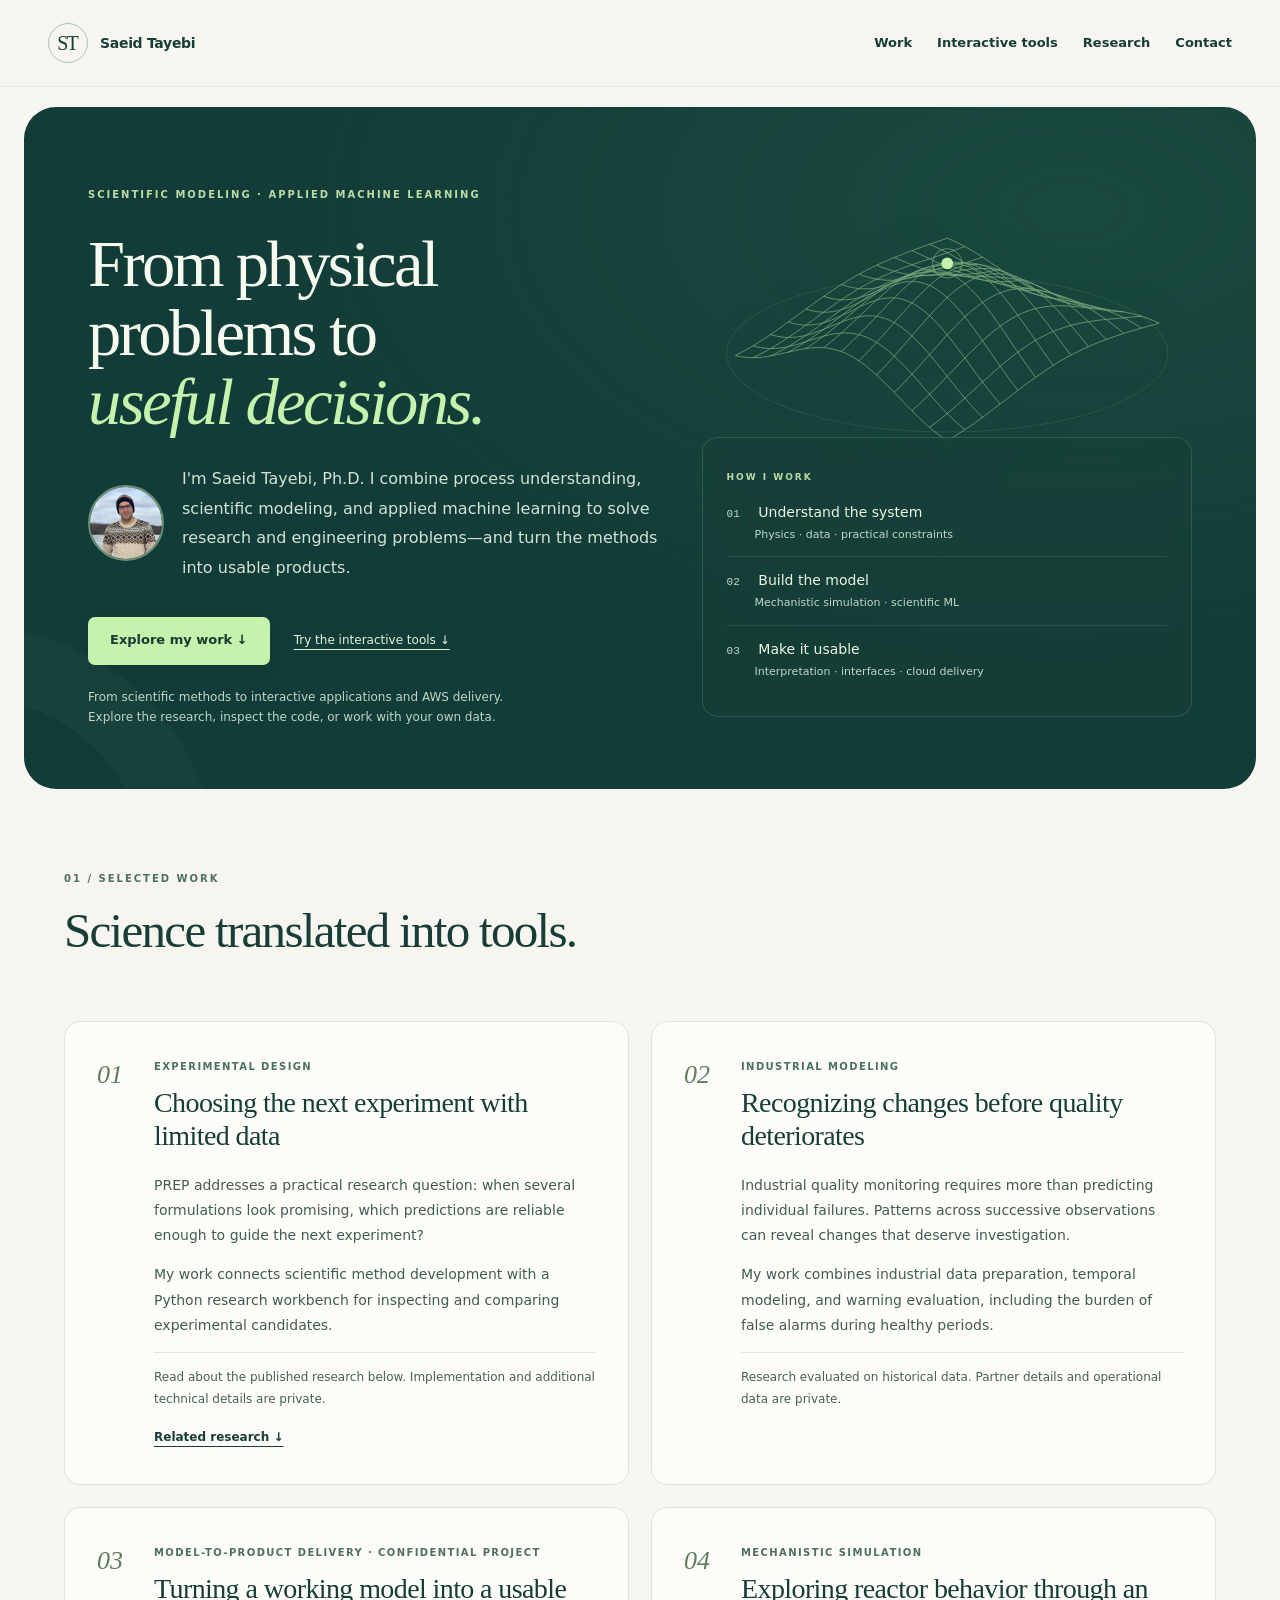
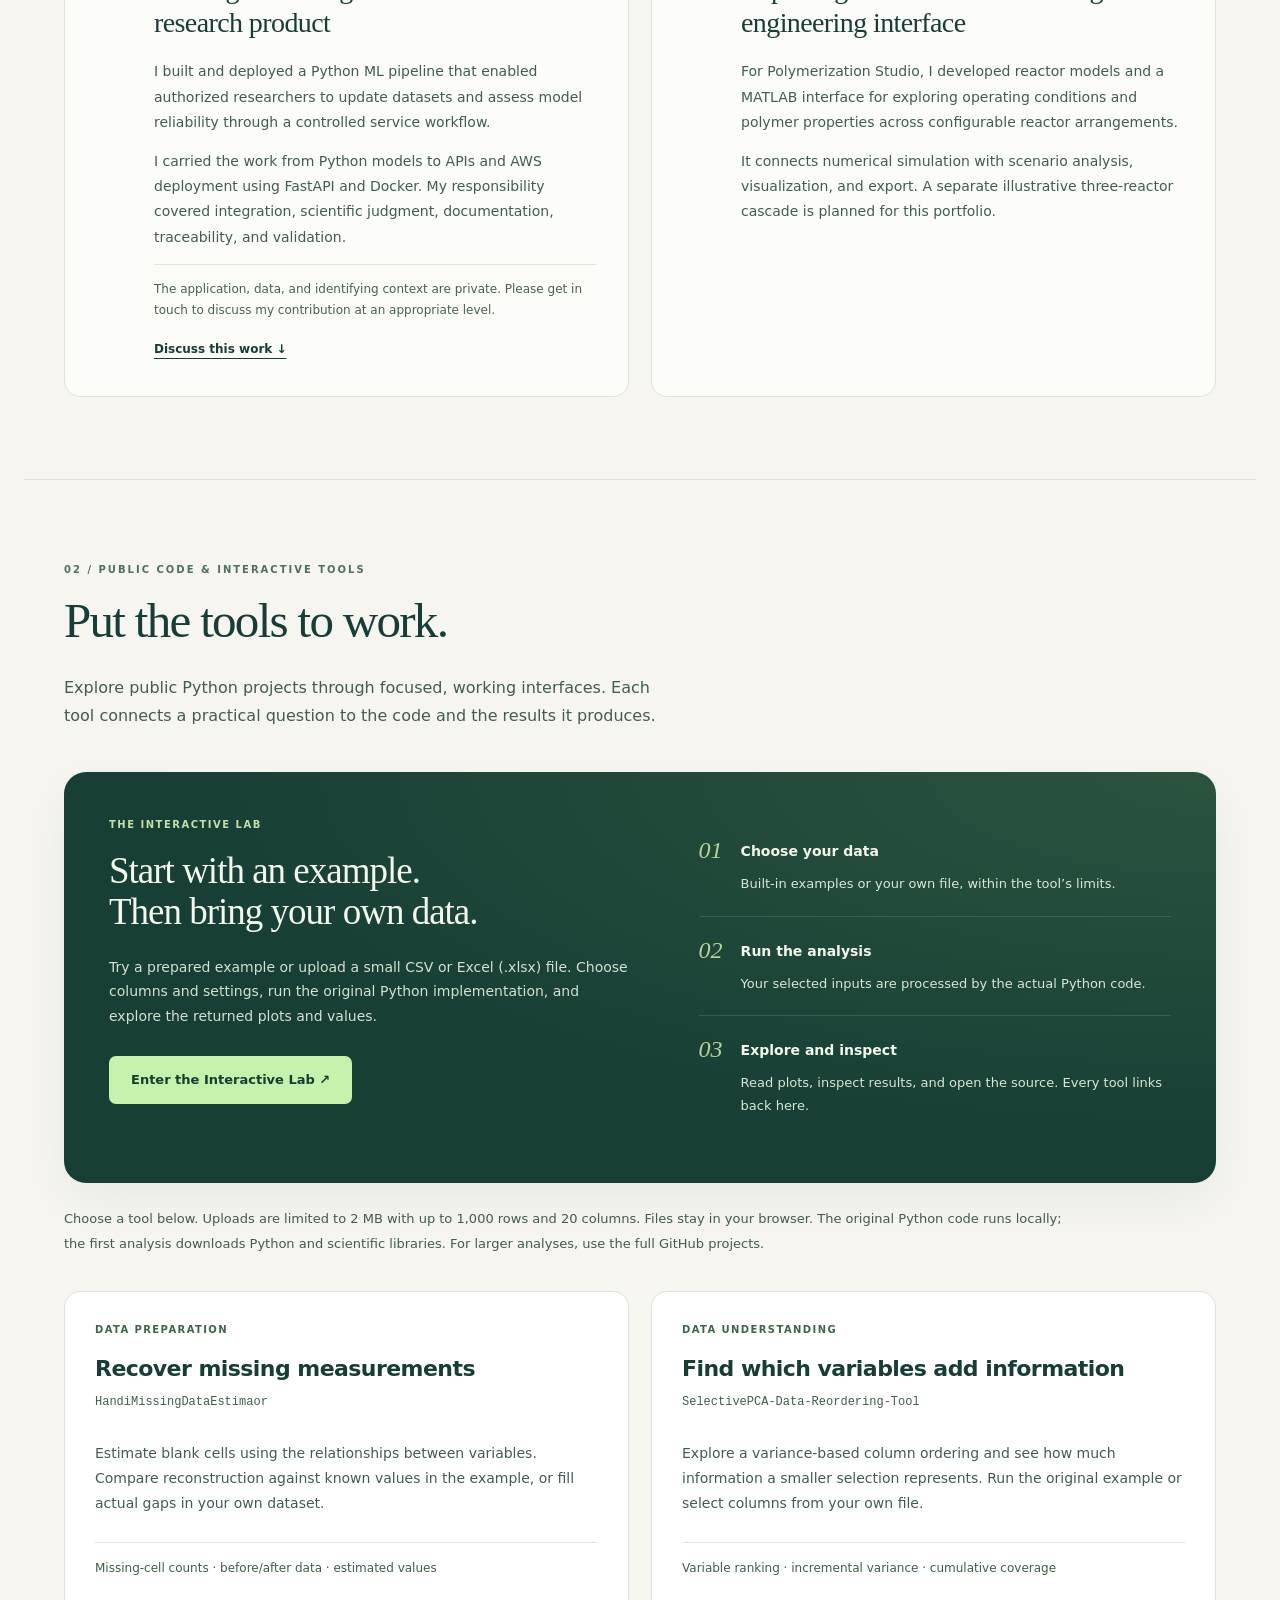
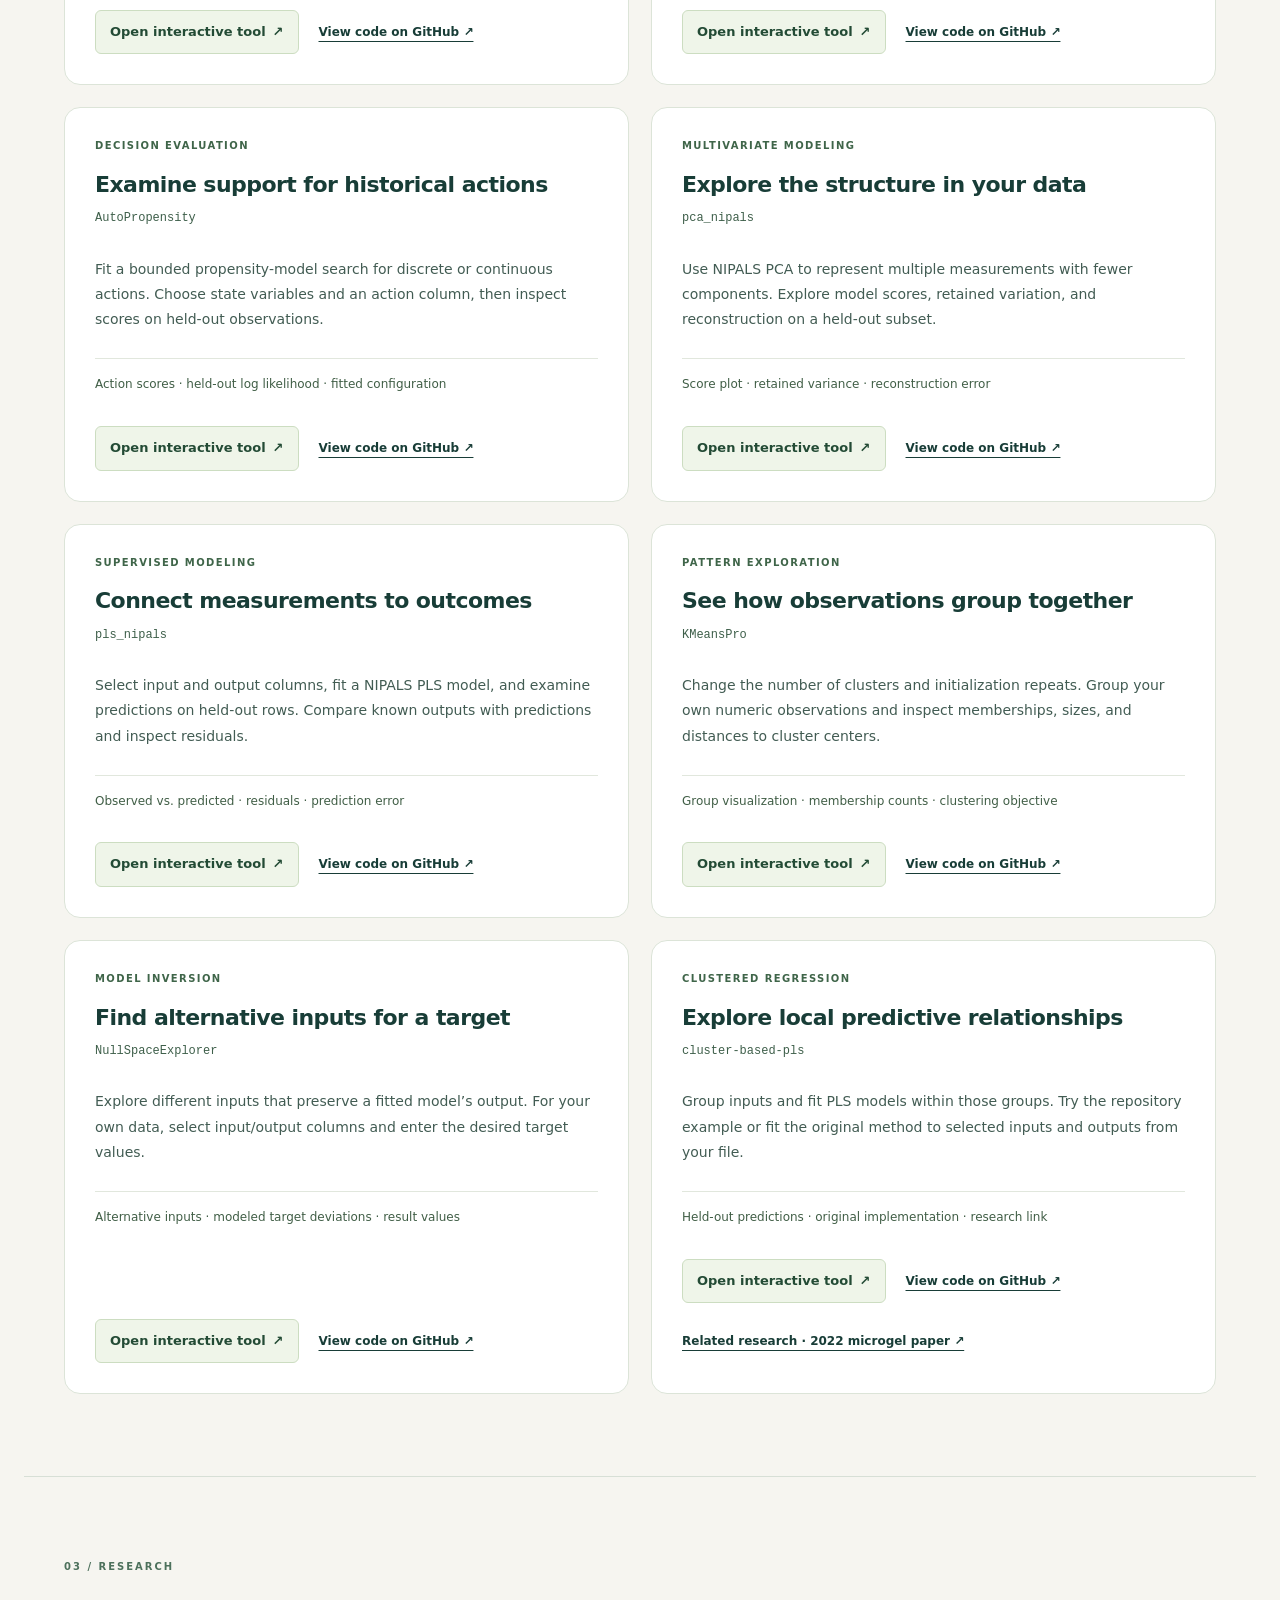
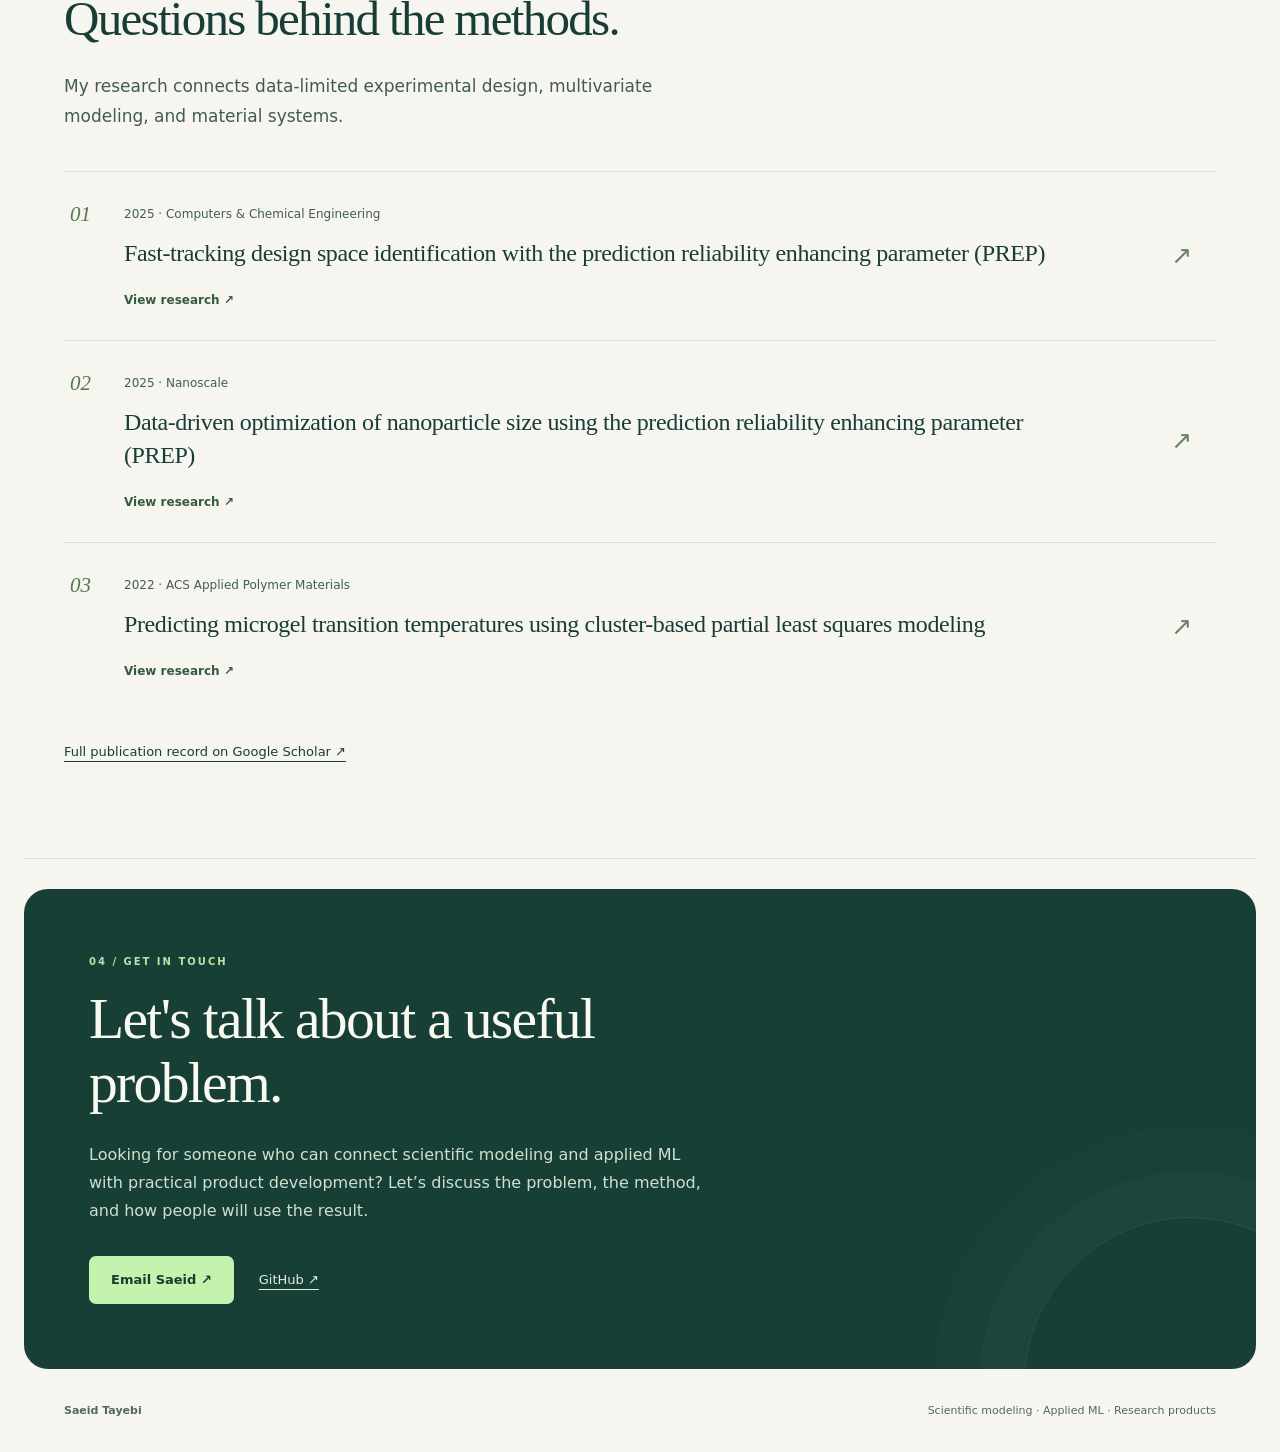
<file: index.html>
<!doctype html><html lang="en"><head><meta charset="utf-8"><meta name="viewport" content="width=device-width,initial-scale=1"><meta name="description" content="Saeid Tayebi — scientific modeling, applied machine learning, and research products, from reusable methods to interactive tools and AWS delivery."><title>Saeid Tayebi | Scientific modeling &amp; applied ML</title><link rel="canonical" href="https://saeid-tayebi.github.io/"><meta property="og:title" content="Saeid Tayebi | Scientific modeling &amp; applied ML"><meta property="og:description" content="Scientific modeling, applied machine learning, and practical research products. Explore the methods, code, and interactive tools."><meta property="og:image" content="https://saeid-tayebi.github.io/portrait.png"><meta property="og:type" content="website"><meta name="theme-color" content="#123c37"><link rel="stylesheet" href="style.css?v=d8aa21c89248"><script src="catalog.js?v=ec294358a67b" defer></script><script src="design.js?v=080be9348e5f" defer></script></head><body><div class="reading-progress" aria-hidden="true"></div><a class="skip" href="#main">Skip to content</a><header><a class="wordmark" href="#"><span class="monogram">ST</span><span>Saeid Tayebi</span></a><nav aria-label="Main navigation"><a href="#work">Work</a><a href="#code">Interactive tools</a><a href="#research">Research</a><a href="#contact">Contact</a></nav></header><main id="main"><section class="hero"><div><p class="eyebrow">SCIENTIFIC MODELING · APPLIED MACHINE LEARNING</p><h1>From physical<br>problems to<br><em>useful decisions.</em></h1><div class="intro-with-photo"><img class="portrait" src="portrait.png" width="76" height="76" alt="Saeid Tayebi"><p class="intro">I'm Saeid Tayebi, Ph.D. I combine process understanding, scientific modeling, and applied machine learning to solve research and engineering problems—and turn the methods into usable products.</p></div><div class="actions"><a class="button" href="#work">Explore my work ↓</a><a class="secondary-action" href="#code">Try the interactive tools ↓</a></div><p class="hero-detail">From scientific methods to interactive applications and AWS delivery. Explore the research, inspect the code, or work with your own data.</p></div><div class="hero-visual"><svg class="model-art" viewBox="0 0 500 280" fill="none" aria-hidden="true"><ellipse cx="250" cy="180" rx="225" ry="80" stroke="currentColor" opacity=".10"/><g stroke="currentColor" stroke-width=".8" opacity=".55"><polyline points="250.0,62.4 244.5,64.3 238.9,66.2 233.4,68.1 227.8,70.0 222.3,72.0 216.8,74.0 211.2,76.1 205.7,78.2 200.2,80.4 194.6,82.6 189.1,85.0 183.5,87.4 178.0,90.0 172.5,92.6 166.9,95.4 161.4,98.4 155.8,101.4 150.3,104.6 144.8,108.0 139.2,111.5 133.7,115.1 128.2,118.8 122.6,122.7 117.1,126.6 111.5,130.6 106.0,134.6 100.5,138.7 94.9,142.8 89.4,146.8 83.8,150.8 78.3,154.8 72.8,158.6 67.2,162.4 61.7,166.0 56.2,169.5 50.6,172.9 45.1,176.1 39.5,179.1 34.0,182.0"/><polyline points="268.0,70.8 262.5,72.8 256.9,74.8 251.4,76.8 245.8,78.7 240.3,80.6 234.8,82.4 229.2,84.3 223.7,86.2 218.2,88.0 212.6,90.0 207.1,92.0 201.5,94.0 196.0,96.2 190.5,98.5 184.9,100.9 179.4,103.4 173.8,106.2 168.3,109.1 162.8,112.1 157.2,115.4 151.7,118.8 146.2,122.4 140.6,126.1 135.1,129.9 129.5,133.9 124.0,137.9 118.5,141.9 112.9,146.0 107.4,150.0 101.8,154.0 96.3,157.9 90.8,161.7 85.2,165.4 79.7,169.0 74.2,172.4 68.6,175.6 63.1,178.7 57.5,181.5 52.0,184.2"/><polyline points="286.0,81.7 280.5,83.6 274.9,85.3 269.4,87.0 263.8,88.5 258.3,89.9 252.8,91.2 247.2,92.5 241.7,93.6 236.2,94.8 230.6,96.0 225.1,97.2 219.5,98.4 214.0,99.8 208.5,101.3 202.9,102.9 197.4,104.7 191.8,106.8 186.3,109.1 180.8,111.6 175.2,114.3 169.7,117.3 164.2,120.6 158.6,124.0 153.1,127.6 147.5,131.4 142.0,135.3 136.5,139.4 130.9,143.4 125.4,147.5 119.8,151.6 114.3,155.6 108.8,159.5 103.2,163.3 97.7,166.9 92.2,170.4 86.6,173.7 81.1,176.8 75.5,179.7 70.0,182.4"/><polyline points="304.0,93.8 298.5,95.2 292.9,96.4 287.4,97.4 281.8,98.1 276.3,98.7 270.8,99.1 265.2,99.4 259.7,99.5 254.2,99.6 248.6,99.6 243.1,99.7 237.5,99.8 232.0,100.1 226.5,100.5 220.9,101.1 215.4,102.0 209.8,103.2 204.3,104.6 198.8,106.4 193.2,108.6 187.7,111.1 182.2,113.9 176.6,117.0 171.1,120.4 165.5,124.1 160.0,128.0 154.5,132.0 148.9,136.2 143.4,140.5 137.8,144.8 132.3,149.0 126.8,153.2 121.2,157.3 115.7,161.3 110.2,165.1 104.6,168.7 99.1,172.2 93.5,175.4 88.0,178.5"/><polyline points="322.0,105.6 316.5,106.3 310.9,106.7 305.4,106.7 299.8,106.5 294.3,106.0 288.8,105.3 283.2,104.4 277.7,103.4 272.2,102.2 266.6,101.0 261.1,99.9 255.5,98.8 250.0,97.9 244.5,97.1 238.9,96.7 233.4,96.5 227.8,96.8 222.3,97.5 216.8,98.5 211.2,100.1 205.7,102.1 200.2,104.5 194.6,107.4 189.1,110.7 183.5,114.3 178.0,118.3 172.5,122.5 166.9,126.9 161.4,131.5 155.8,136.2 150.3,140.9 144.8,145.6 139.2,150.2 133.7,154.7 128.2,159.1 122.6,163.3 117.1,167.3 111.5,171.2 106.0,174.8"/><polyline points="340.0,115.9 334.5,115.7 328.9,115.2 323.4,114.3 317.8,113.1 312.3,111.6 306.8,109.8 301.2,107.8 295.7,105.7 290.2,103.4 284.6,101.1 279.1,98.9 273.5,96.7 268.0,94.8 262.5,93.1 256.9,91.8 251.4,90.8 245.8,90.4 240.3,90.4 234.8,91.0 229.2,92.1 223.7,93.8 218.2,96.0 212.6,98.8 207.1,102.0 201.5,105.8 196.0,109.9 190.5,114.4 184.9,119.2 179.4,124.2 173.8,129.3 168.3,134.6 162.8,139.9 157.2,145.1 151.7,150.3 146.2,155.4 140.6,160.3 135.1,165.0 129.5,169.6 124.0,174.0"/><polyline points="358.0,123.8 352.5,122.9 346.9,121.6 341.4,120.0 335.8,118.0 330.3,115.7 324.8,113.2 319.2,110.4 313.7,107.5 308.2,104.5 302.6,101.5 297.1,98.6 291.5,95.8 286.0,93.3 280.5,91.1 274.9,89.2 269.4,87.9 263.8,87.0 258.3,86.8 252.8,87.1 247.2,88.1 241.7,89.7 236.2,91.9 230.6,94.7 225.1,98.1 219.5,102.1 214.0,106.5 208.5,111.3 202.9,116.4 197.4,121.9 191.8,127.5 186.3,133.3 180.8,139.1 175.2,145.0 169.7,150.8 164.2,156.5 158.6,162.1 153.1,167.5 147.5,172.8 142.0,177.9"/><polyline points="376.0,129.3 370.5,127.9 364.9,126.2 359.4,124.1 353.8,121.8 348.3,119.1 342.8,116.3 337.2,113.3 331.7,110.2 326.2,107.0 320.6,103.8 315.1,100.8 309.5,98.0 304.0,95.4 298.5,93.2 292.9,91.4 287.4,90.1 281.8,89.3 276.3,89.2 270.8,89.6 265.2,90.8 259.7,92.5 254.2,95.0 248.6,98.0 243.1,101.7 237.5,105.8 232.0,110.5 226.5,115.6 220.9,121.1 215.4,126.9 209.8,132.9 204.3,139.1 198.8,145.3 193.2,151.6 187.7,157.8 182.2,164.0 176.6,170.1 171.1,176.0 165.5,181.8 160.0,187.4"/><polyline points="394.0,132.7 388.5,131.2 382.9,129.5 377.4,127.5 371.8,125.2 366.3,122.8 360.8,120.2 355.2,117.5 349.7,114.8 344.2,112.0 338.6,109.4 333.1,106.8 327.5,104.5 322.0,102.5 316.5,100.8 310.9,99.6 305.4,98.8 299.8,98.5 294.3,98.9 288.8,99.8 283.2,101.3 277.7,103.5 272.2,106.3 266.6,109.7 261.1,113.6 255.5,118.0 250.0,122.9 244.5,128.2 238.9,133.9 233.4,139.8 227.8,146.0 222.3,152.3 216.8,158.7 211.2,165.1 205.7,171.5 200.2,177.8 194.6,184.1 189.1,190.2 183.5,196.1 178.0,201.9"/><polyline points="412.0,135.0 406.5,133.9 400.9,132.6 395.4,131.1 389.8,129.5 384.3,127.7 378.8,125.9 373.2,124.0 367.7,122.2 362.2,120.3 356.6,118.6 351.1,117.1 345.5,115.8 340.0,114.7 334.5,114.0 328.9,113.7 323.4,113.8 317.8,114.4 312.3,115.4 306.8,117.1 301.2,119.2 295.7,121.9 290.2,125.1 284.6,128.8 279.1,133.0 273.5,137.6 268.0,142.6 262.5,147.9 256.9,153.6 251.4,159.5 245.8,165.5 240.3,171.7 234.8,177.9 229.2,184.1 223.7,190.3 218.2,196.4 212.6,202.5 207.1,208.4 201.5,214.1 196.0,219.7"/><polyline points="430.0,137.6 424.5,137.2 418.9,136.7 413.4,136.1 407.8,135.4 402.3,134.7 396.8,134.0 391.2,133.3 385.7,132.6 380.2,132.1 374.6,131.6 369.1,131.3 363.5,131.3 358.0,131.4 352.5,131.9 346.9,132.7 341.4,133.8 335.8,135.3 330.3,137.3 324.8,139.6 319.2,142.4 313.7,145.5 308.2,149.1 302.6,153.1 297.1,157.4 291.5,162.1 286.0,167.0 280.5,172.2 274.9,177.6 269.4,183.2 263.8,188.8 258.3,194.6 252.8,200.3 247.2,206.0 241.7,211.7 236.2,217.3 230.6,222.8 225.1,228.1 219.5,233.3 214.0,238.3"/><polyline points="448.0,141.9 442.5,142.4 436.9,142.9 431.4,143.4 425.8,143.9 420.3,144.4 414.8,144.9 409.2,145.5 403.7,146.1 398.2,146.9 392.6,147.8 387.1,148.8 381.5,150.0 376.0,151.3 370.5,153.0 364.9,154.8 359.4,156.9 353.8,159.3 348.3,162.0 342.8,164.9 337.2,168.2 331.7,171.7 326.2,175.5 320.6,179.6 315.1,183.8 309.5,188.3 304.0,193.0 298.5,197.8 292.9,202.8 287.4,207.8 281.8,212.8 276.3,217.9 270.8,222.9 265.2,227.9 259.7,232.8 254.2,237.6 248.6,242.3 243.1,246.8 237.5,251.1 232.0,255.3"/><polyline points="466.0,149.1 460.5,150.6 454.9,152.1 449.4,153.7 443.8,155.3 438.3,156.9 432.8,158.6 427.2,160.4 421.7,162.2 416.2,164.2 410.6,166.2 405.1,168.3 399.5,170.5 394.0,172.9 388.5,175.4 382.9,178.0 377.4,180.9 371.8,183.9 366.3,187.0 360.8,190.3 355.2,193.8 349.7,197.5 344.2,201.3 338.6,205.2 333.1,209.2 327.5,213.3 322.0,217.5 316.5,221.8 310.9,226.1 305.4,230.4 299.8,234.6 294.3,238.8 288.8,243.0 283.2,247.0 277.7,251.0 272.2,254.8 266.6,258.5 261.1,262.1 255.5,265.5 250.0,268.7"/><polyline points="250.0,62.4 255.5,64.7 261.1,67.3 266.6,70.1 272.2,73.2 277.7,76.5 283.2,79.9 288.8,83.6 294.3,87.3 299.8,91.0 305.4,94.8 310.9,98.5 316.5,102.1 322.0,105.6 327.5,109.0 333.1,112.2 338.6,115.2 344.2,118.0 349.7,120.5 355.2,122.8 360.8,124.8 366.3,126.7 371.8,128.2 377.4,129.6 382.9,130.8 388.5,131.8 394.0,132.7 399.5,133.4 405.1,134.1 410.6,134.8 416.2,135.5 421.7,136.3 427.2,137.1 432.8,138.1 438.3,139.3 443.8,140.7 449.4,142.4 454.9,144.3 460.5,146.6 466.0,149.1"/><polyline points="232.0,68.6 237.5,71.0 243.1,73.7 248.6,76.5 254.2,79.5 259.7,82.6 265.2,85.8 270.8,89.0 276.3,92.1 281.8,95.3 287.4,98.3 292.9,101.3 298.5,104.1 304.0,106.7 309.5,109.2 315.1,111.4 320.6,113.5 326.2,115.5 331.7,117.2 337.2,118.8 342.8,120.2 348.3,121.5 353.8,122.7 359.4,123.8 364.9,124.9 370.5,125.9 376.0,126.9 381.5,128.0 387.1,129.1 392.6,130.4 398.2,131.7 403.7,133.2 409.2,135.0 414.8,136.9 420.3,139.1 425.8,141.5 431.4,144.2 436.9,147.2 442.5,150.5 448.0,154.1"/><polyline points="214.0,75.0 219.5,77.5 225.1,80.1 230.6,82.7 236.2,85.4 241.7,88.0 247.2,90.6 252.8,93.1 258.3,95.5 263.8,97.7 269.4,99.7 274.9,101.6 280.5,103.4 286.0,104.9 291.5,106.3 297.1,107.5 302.6,108.6 308.2,109.6 313.7,110.5 319.2,111.4 324.8,112.2 330.3,113.1 335.8,114.1 341.4,115.1 346.9,116.2 352.5,117.5 358.0,118.9 363.5,120.5 369.1,122.3 374.6,124.4 380.2,126.7 385.7,129.3 391.2,132.1 396.8,135.2 402.3,138.6 407.8,142.3 413.4,146.2 418.9,150.4 424.5,154.8 430.0,159.5"/><polyline points="196.0,82.1 201.5,84.4 207.1,86.7 212.6,88.9 218.2,91.1 223.7,93.1 229.2,94.8 234.8,96.4 240.3,97.8 245.8,98.9 251.4,99.8 256.9,100.5 262.5,101.0 268.0,101.3 273.5,101.5 279.1,101.6 284.6,101.7 290.2,101.8 295.7,101.9 301.2,102.1 306.8,102.5 312.3,103.0 317.8,103.8 323.4,104.9 328.9,106.3 334.5,108.0 340.0,110.0 345.5,112.4 351.1,115.1 356.6,118.2 362.2,121.7 367.7,125.4 373.2,129.5 378.8,134.0 384.3,138.7 389.8,143.6 395.4,148.9 400.9,154.3 406.5,159.9 412.0,165.7"/><polyline points="178.0,90.0 183.5,92.1 189.1,94.0 194.6,95.8 200.2,97.3 205.7,98.5 211.2,99.4 216.8,100.0 222.3,100.3 227.8,100.3 233.4,100.0 238.9,99.5 244.5,98.7 250.0,97.9 255.5,96.9 261.1,95.9 266.6,95.0 272.2,94.2 277.7,93.6 283.2,93.3 288.8,93.3 294.3,93.7 299.8,94.5 305.4,95.8 310.9,97.5 316.5,99.7 322.0,102.5 327.5,105.7 333.1,109.4 338.6,113.6 344.2,118.2 349.7,123.2 355.2,128.6 360.8,134.3 366.3,140.3 371.8,146.5 377.4,153.0 382.9,159.5 388.5,166.2 394.0,172.9"/><polyline points="160.0,99.1 165.5,101.0 171.1,102.6 176.6,103.8 182.2,104.7 187.7,105.2 193.2,105.3 198.8,105.0 204.3,104.3 209.8,103.3 215.4,101.9 220.9,100.3 226.5,98.5 232.0,96.6 237.5,94.6 243.1,92.8 248.6,91.1 254.2,89.6 259.7,88.5 265.2,87.8 270.8,87.6 276.3,87.9 281.8,88.8 287.4,90.3 292.9,92.4 298.5,95.2 304.0,98.7 309.5,102.7 315.1,107.3 320.6,112.5 326.2,118.2 331.7,124.3 337.2,130.8 342.8,137.6 348.3,144.7 353.8,151.9 359.4,159.3 364.9,166.8 370.5,174.2 376.0,181.6"/><polyline points="142.0,109.7 147.5,111.4 153.1,112.7 158.6,113.6 164.2,114.0 169.7,113.9 175.2,113.4 180.8,112.4 186.3,110.9 191.8,109.1 197.4,106.9 202.9,104.5 208.5,101.9 214.0,99.3 219.5,96.6 225.1,94.2 230.6,92.0 236.2,90.1 241.7,88.6 247.2,87.7 252.8,87.4 258.3,87.8 263.8,88.8 269.4,90.6 274.9,93.2 280.5,96.5 286.0,100.5 291.5,105.2 297.1,110.5 302.6,116.5 308.2,123.0 313.7,129.9 319.2,137.2 324.8,144.8 330.3,152.6 335.8,160.5 341.4,168.5 346.9,176.5 352.5,184.3 358.0,192.1"/><polyline points="124.0,121.7 129.5,123.3 135.1,124.4 140.6,125.1 146.2,125.2 151.7,124.7 157.2,123.8 162.8,122.3 168.3,120.4 173.8,118.1 179.4,115.5 184.9,112.7 190.5,109.7 196.0,106.7 201.5,103.7 207.1,101.0 212.6,98.6 218.2,96.6 223.7,95.1 229.2,94.2 234.8,93.9 240.3,94.4 245.8,95.7 251.4,97.8 256.9,100.7 262.5,104.3 268.0,108.8 273.5,113.9 279.1,119.7 284.6,126.1 290.2,133.0 295.7,140.4 301.2,148.1 306.8,156.1 312.3,164.2 317.8,172.4 323.4,180.6 328.9,188.6 334.5,196.5 340.0,204.2"/><polyline points="106.0,134.6 111.5,136.2 117.1,137.3 122.6,137.8 128.2,137.8 133.7,137.2 139.2,136.1 144.8,134.5 150.3,132.4 155.8,130.0 161.4,127.3 166.9,124.4 172.5,121.3 178.0,118.3 183.5,115.4 189.1,112.7 194.6,110.4 200.2,108.6 205.7,107.2 211.2,106.6 216.8,106.6 222.3,107.3 227.8,108.9 233.4,111.2 238.9,114.3 244.5,118.3 250.0,122.9 255.5,128.3 261.1,134.3 266.6,140.9 272.2,147.9 277.7,155.4 283.2,163.1 288.8,171.0 294.3,179.0 299.8,187.0 305.4,195.0 310.9,202.8 316.5,210.3 322.0,217.5"/><polyline points="88.0,147.8 93.5,149.4 99.1,150.5 104.6,151.0 110.2,150.9 115.7,150.3 121.2,149.3 126.8,147.7 132.3,145.7 137.8,143.4 143.4,140.9 148.9,138.2 154.5,135.4 160.0,132.7 165.5,130.1 171.1,127.8 176.6,125.9 182.2,124.4 187.7,123.5 193.2,123.2 198.8,123.5 204.3,124.6 209.8,126.5 215.4,129.1 220.9,132.5 226.5,136.6 232.0,141.4 237.5,146.8 243.1,152.8 248.6,159.3 254.2,166.2 259.7,173.4 265.2,180.8 270.8,188.4 276.3,196.0 281.8,203.5 287.4,210.9 292.9,218.1 298.5,224.9 304.0,231.4"/><polyline points="70.0,160.5 75.5,162.1 81.1,163.1 86.6,163.6 92.2,163.5 97.7,163.0 103.2,162.0 108.8,160.7 114.3,158.9 119.8,156.9 125.4,154.7 130.9,152.4 136.5,150.1 142.0,147.9 147.5,145.9 153.1,144.1 158.6,142.8 164.2,141.9 169.7,141.5 175.2,141.7 180.8,142.6 186.3,144.1 191.8,146.3 197.4,149.2 202.9,152.8 208.5,157.1 214.0,161.9 219.5,167.3 225.1,173.1 230.6,179.4 236.2,186.0 241.7,192.8 247.2,199.7 252.8,206.7 258.3,213.6 263.8,220.5 269.4,227.1 274.9,233.4 280.5,239.4 286.0,245.0"/><polyline points="52.0,172.1 57.5,173.5 63.1,174.4 68.6,174.8 74.2,174.8 79.7,174.3 85.2,173.5 90.8,172.3 96.3,170.8 101.8,169.2 107.4,167.4 112.9,165.6 118.5,163.9 124.0,162.3 129.5,160.9 135.1,159.8 140.6,159.2 146.2,158.9 151.7,159.2 157.2,160.1 162.8,161.5 168.3,163.5 173.8,166.2 179.4,169.4 184.9,173.3 190.5,177.6 196.0,182.5 201.5,187.8 207.1,193.5 212.6,199.4 218.2,205.6 223.7,211.9 229.2,218.3 234.8,224.6 240.3,230.8 245.8,236.8 251.4,242.5 256.9,247.9 262.5,253.0 268.0,257.6"/><polyline points="34.0,182.0 39.5,183.2 45.1,183.9 50.6,184.2 56.2,184.1 61.7,183.7 67.2,182.9 72.8,181.9 78.3,180.7 83.8,179.5 89.4,178.2 94.9,176.9 100.5,175.8 106.0,174.8 111.5,174.2 117.1,173.9 122.6,173.9 128.2,174.4 133.7,175.5 139.2,177.0 144.8,179.0 150.3,181.6 155.8,184.7 161.4,188.3 166.9,192.4 172.5,197.0 178.0,201.9 183.5,207.1 189.1,212.6 194.6,218.2 200.2,224.0 205.7,229.8 211.2,235.5 216.8,241.1 222.3,246.5 227.8,251.7 233.4,256.5 238.9,261.0 244.5,265.1 250.0,268.7"/></g><circle cx="250" cy="88" r="6" fill="currentColor"/><circle cx="250" cy="88" r="15" stroke="currentColor" opacity=".4"/></svg><div class="diagram" aria-label="A workflow connecting physical systems, models and decisions"><span class="eyebrow">HOW I WORK</span><div>01 <strong>Understand the system</strong><small>Physics · data · practical constraints</small></div><div>02 <strong>Build the model</strong><small>Mechanistic simulation · scientific ML</small></div><div>03 <strong>Make it usable</strong><small>Interpretation · interfaces · cloud delivery</small></div></div></div></section><section id="work"><div class="section-head"><p class="eyebrow">01 / SELECTED WORK</p><h2>Science translated into tools.</h2></div><article class="case"><div class="case-number">01</div><div><p class="eyebrow">EXPERIMENTAL DESIGN</p><h3>Choosing the next experiment with limited data</h3><p>PREP addresses a practical research question: when several formulations look promising, which predictions are reliable enough to guide the next experiment?</p><p>My work connects scientific method development with a Python research workbench for inspecting and comparing experimental candidates.</p><p class="note">Read about the published research below. Implementation and additional technical details are private.</p><a href="#research">Related research ↓</a></div></article><article class="case"><div class="case-number">02</div><div><p class="eyebrow">INDUSTRIAL MODELING</p><h3>Recognizing changes before quality deteriorates</h3><p>Industrial quality monitoring requires more than predicting individual failures. Patterns across successive observations can reveal changes that deserve investigation.</p><p>My work combines industrial data preparation, temporal modeling, and warning evaluation, including the burden of false alarms during healthy periods.</p><p class="note">Research evaluated on historical data. Partner details and operational data are private.</p></div></article><article class="case"><div class="case-number">03</div><div><p class="eyebrow">MODEL-TO-PRODUCT DELIVERY · CONFIDENTIAL PROJECT</p><h3>Turning a working model into a usable research product</h3><p>I built and deployed a Python ML pipeline that enabled authorized researchers to update datasets and assess model reliability through a controlled service workflow.</p><p>I carried the work from Python models to APIs and AWS deployment using FastAPI and Docker. My responsibility covered integration, scientific judgment, documentation, traceability, and validation.</p><p class="note">The application, data, and identifying context are private. Please get in touch to discuss my contribution at an appropriate level.</p><a href="#contact">Discuss this work ↓</a></div></article><article class="case"><div class="case-number">04</div><div><p class="eyebrow">MECHANISTIC SIMULATION</p><h3>Exploring reactor behavior through an engineering interface</h3><p>For Polymerization Studio, I developed reactor models and a MATLAB interface for exploring operating conditions and polymer properties across configurable reactor arrangements.</p><p>It connects numerical simulation with scenario analysis, visualization, and export. A separate illustrative three-reactor cascade is planned for this portfolio.</p></div></article></section><section id="code">
<div class="section-head"><p class="eyebrow">02 / PUBLIC CODE & INTERACTIVE TOOLS</p><h2>Put the tools to work.</h2><p>Explore public Python projects through focused, working interfaces. Each tool connects a practical question to the code and the results it produces.</p></div>
<div class="lab-intro"><div><p class="eyebrow">THE INTERACTIVE LAB</p><h3>Start with an example.<br>Then bring your own data.</h3><p>Try a prepared example or upload a small CSV or Excel (.xlsx) file. Choose columns and settings, run the original Python implementation, and explore the returned plots and values.</p><a class="button" href="lab.html?tool=missing">Enter the Interactive Lab ↗</a></div><ol class="lab-steps"><li><span>01</span><div><strong>Choose your data</strong><p>Built-in examples or your own file, within the tool’s limits.</p></div></li><li><span>02</span><div><strong>Run the analysis</strong><p>Your selected inputs are processed by the actual Python code.</p></div></li><li><span>03</span><div><strong>Explore and inspect</strong><p>Read plots, inspect results, and open the source. Every tool links back here.</p></div></li></ol></div>
<p class="tools-guidance">Choose a tool below. Uploads are limited to 2 MB with up to 1,000 rows and 20 columns. Files stay in your browser. The original Python code runs locally; the first analysis downloads Python and scientific libraries. For larger analyses, use the full GitHub projects.</p>
<div class="repo-grid" id="project-cards"></div>
</section><section id="research"><p class="eyebrow">03 / RESEARCH</p><h2>Questions behind the methods.</h2><p class="research-intro">My research connects data-limited experimental design, multivariate modeling, and material systems.</p><a class="paper" href="https://scholar.google.com/citations?view_op=view_citation&hl=en&user=KbM2tm4AAAAJ&citation_for_view=KbM2tm4AAAAJ:zYLM7Y9cAGgC"><span class="paper-index" aria-hidden="true">01</span><span>2025 · Computers & Chemical Engineering</span><h3>Fast-tracking design space identification with the prediction reliability enhancing parameter (PREP)</h3><b>View research ↗</b></a><a class="paper" href="https://scholar.google.com/citations?view_op=view_citation&hl=en&user=KbM2tm4AAAAJ&citation_for_view=KbM2tm4AAAAJ:Y0pCki6q_DkC"><span class="paper-index" aria-hidden="true">02</span><span>2025 · Nanoscale</span><h3>Data-driven optimization of nanoparticle size using the prediction reliability enhancing parameter (PREP)</h3><b>View research ↗</b></a><a class="paper" href="https://scholar.google.com/citations?view_op=view_citation&hl=en&user=KbM2tm4AAAAJ&citation_for_view=KbM2tm4AAAAJ:d1gkVwhDpl0C"><span class="paper-index" aria-hidden="true">03</span><span>2022 · ACS Applied Polymer Materials</span><h3>Predicting microgel transition temperatures using cluster-based partial least squares modeling</h3><b>View research ↗</b></a><p><a href="https://scholar.google.com/citations?user=KbM2tm4AAAAJ&hl=en">Full publication record on Google Scholar ↗</a></p></section><section id="contact" class="contact"><p class="eyebrow">04 / GET IN TOUCH</p><h2>Let's talk about a useful problem.</h2><p>Looking for someone who can connect scientific modeling and applied ML with practical product development? Let’s discuss the problem, the method, and how people will use the result.</p><a class="button" href="mailto:tayebis@mcmaster.ca">Email Saeid ↗</a><a href="https://github.com/saeid-tayebi">GitHub ↗</a></section></main><footer><span>Saeid Tayebi</span><span>Scientific modeling · Applied ML · Research products</span></footer></body></html>
</file>
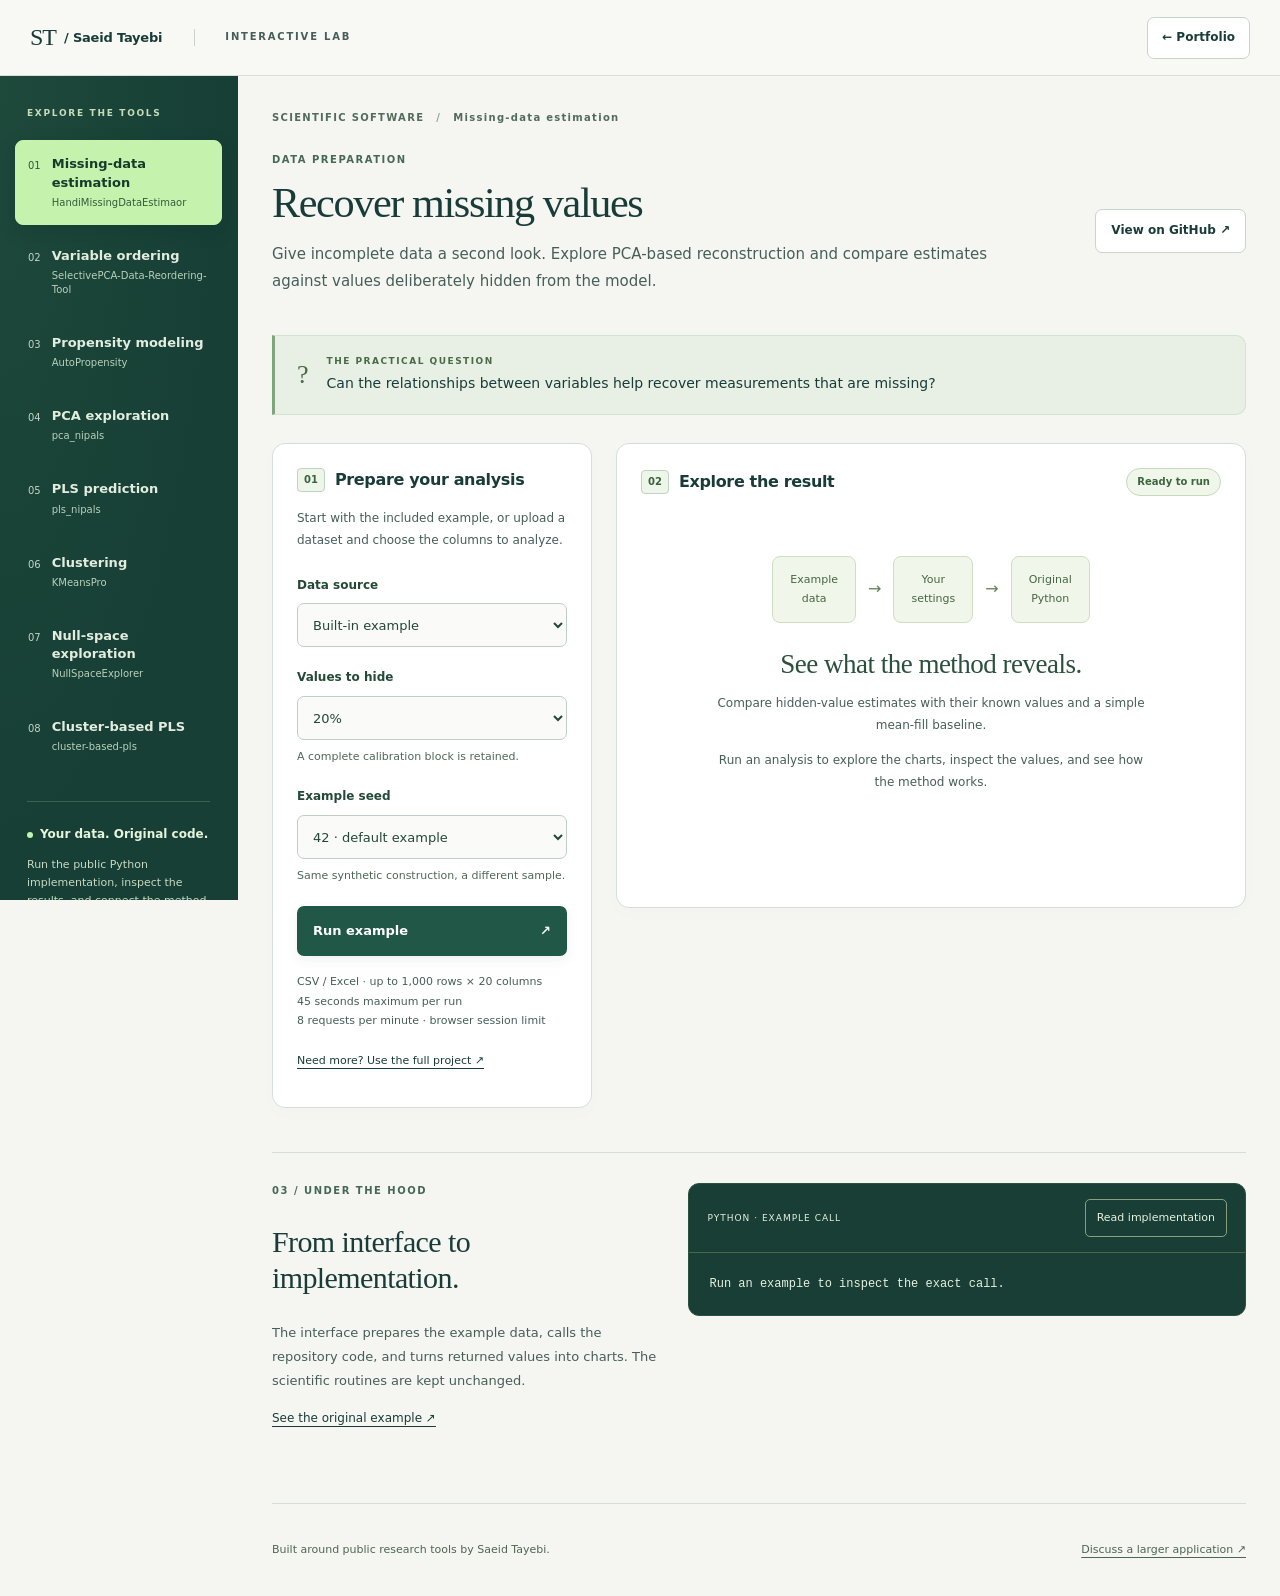
<file: lab.html>
<!doctype html>
<html lang="en"><head><meta charset="utf-8"><meta name="viewport" content="width=device-width,initial-scale=1"><meta name="description" content="Explore Saeid Tayebi's scientific Python tools with interactive examples and your own data."><title>Interactive Lab | Saeid Tayebi</title><link rel="stylesheet" href="lab.css?v=a22dde185ed4"><script src="catalog.js?v=ec294358a67b" defer></script><script src="browser-runtime.js?v=b8a8ad19ab52" defer></script><script src="lab.js?v=eb72facecb66" defer></script></head>
<body><a class="skip" href="#workspace">Skip to workspace</a><header class="topbar"><a class="brand" href="./">ST<span> / Saeid Tayebi</span></a><span class="lab-label">INTERACTIVE LAB</span><a href="./#code" class="back">← Portfolio</a></header>
<div class="shell"><aside class="sidebar"><p class="overline">EXPLORE THE TOOLS</p><nav id="tool-nav" aria-label="Scientific tools"></nav><div class="side-note"><span class="status-dot"></span><strong>Your data. Original code.</strong><p>Run the public Python implementation, inspect the results, and connect the method to a practical question.</p></div><a class="sidebar-source" href="https://github.com/saeid-tayebi">All public repositories ↗</a></aside>
<main id="workspace"><div class="breadcrumb">SCIENTIFIC SOFTWARE <span>/</span> <span id="breadcrumb"></span></div><section class="tool-hero"><div><p id="category" class="overline"></p><h1 id="title"></h1><p id="description" class="description"></p></div><a id="repo-link" class="source-link" href="https://github.com/saeid-tayebi">View on GitHub ↗</a></section>
<div class="question"><span class="question-icon" aria-hidden="true">?</span><div><p class="overline">THE PRACTICAL QUESTION</p><p id="question"></p></div></div>
<div class="workspace-grid"><form id="controls" class="control-panel"><div class="panel-heading"><span class="step">01</span><h2>Prepare your analysis</h2></div><p class="panel-intro">Start with the included example, or upload a dataset and choose the columns to analyze.</p><label class="field"><span class="field-label">Data source</span><select id="data-mode"><option value="example">Built-in example</option><option value="upload">Use my data · CSV / Excel</option></select></label><div id="upload-panel" hidden><label class="field"><span class="field-label">1. Add your dataset</span><input id="upload-file" type="file" accept=".csv,.xlsx"><small id="upload-limit"></small></label><p class="privacy-note">Your file stays in this browser. The original Python implementation processes it locally. The first analysis downloads Python and its libraries; no account or installation is needed.</p><button id="inspect-file" class="inspect-button" type="button">Preview data & choose columns</button><p id="file-status" role="status" aria-live="polite"></p><div id="column-select" aria-label="Column roles"></div></div><div id="fields"></div><div class="run-actions"><button id="run" class="run-button" type="submit">Run example <span aria-hidden="true">↗</span></button><button id="cancel-run" class="cancel-button" type="button" hidden>Cancel</button></div><p class="limit-note">CSV / Excel · up to 1,000 rows × 20 columns<br>45 seconds maximum per run<br>8 requests per minute · browser session limit</p><a id="full-link" class="full-link" href="https://github.com/saeid-tayebi">Need more? Use the full project ↗</a></form>
<div class="output-panel"><section id="data-preview" class="data-preview" aria-labelledby="preview-title" hidden><div class="preview-heading"><div><p class="overline">DATA WORKSPACE</p><h2 id="preview-title">Your data, before the analysis.</h2></div><span class="preview-badge">Preview</span></div><p id="preview-summary" class="preview-summary"></p><div class="preview-legend" aria-label="Column and cell legend"><span><i class="preview-input" aria-hidden="true"></i>Input</span><span><i class="preview-output" aria-hidden="true"></i>Output / action</span><span><i class="preview-missing" aria-hidden="true"></i>Missing value</span><span><i class="preview-excluded" aria-hidden="true"></i>Not selected</span></div><div id="preview-table" class="preview-table" tabindex="0" role="region" aria-label="Uploaded data preview. Scroll to inspect all columns."></div><p id="preview-status" class="preview-status" role="status" aria-live="polite"></p></section><div class="output-heading"><div class="panel-heading"><span class="step">02</span><h2>Explore the result</h2></div><span class="run-state" id="run-state">Ready to run</span></div><div id="notice" role="status" aria-live="polite"></div><div id="empty" class="empty"><div class="flow" aria-hidden="true"><span>Example<br>data</span><i>→</i><span>Your<br>settings</span><i>→</i><span>Original<br>Python</span></div><h3>See what the method reveals.</h3><p id="empty-description"></p><p>Run an analysis to explore the charts, inspect the values, and see how the method works.</p></div><div id="results" hidden><p id="result-settings" class="result-settings"></p><div id="metrics" class="metrics"></div><div id="charts" class="charts"></div><div class="takeaway"><p class="overline">HOW TO READ THIS</p><p id="insight"></p></div><details class="data-details"><summary>Inspect the result values</summary><div id="table" class="table-wrap" tabindex="0"></div></details><details class="data-details"><summary>Example data & model configuration</summary><p id="dataset"></p><pre id="configuration"></pre></details></div></div></div>
<section class="under-hood"><div><p class="overline">03 / UNDER THE HOOD</p><h2>From interface to implementation.</h2><p>The interface prepares the example data, calls the repository code, and turns returned values into charts. The scientific routines are kept unchanged.</p><a id="example-link" href="https://github.com/saeid-tayebi">See the original example ↗</a></div><div class="code-panel"><div class="code-header"><span>PYTHON · EXAMPLE CALL</span><button id="source-toggle" type="button" aria-expanded="false">Read implementation</button></div><pre><code id="snippet">Run an example to inspect the exact call.</code></pre><div id="implementation" hidden><p id="source-path"></p><pre><code id="source-code"></code></pre></div></div></section>
<footer><p>Built around public research tools by Saeid Tayebi.</p><a href="mailto:tayebis@mcmaster.ca">Discuss a larger application ↗</a></footer></main></div></body></html>
</file>
<file: style.css>
:root{--ink:#183d37;--muted:#425c53;--paper:#f6f5f0;--line:#d7dfd6;--mint:#c5f3ad;--green:#184c42;--radius:20px}*{box-sizing:border-box}html{scroll-padding-top:115px}body{margin:0;background:var(--paper);color:var(--ink);font:16px/1.75 system-ui,-apple-system,BlinkMacSystemFont,sans-serif;-webkit-font-smoothing:antialiased}a{color:inherit;text-underline-offset:5px;text-decoration-thickness:1px}a:hover{color:#2d7052}a:focus-visible,button:focus-visible{outline:3px solid #b77036;outline-offset:5px;border-radius:3px}::selection{background:#c5f3ad;color:#153d35}.reading-progress{position:fixed;z-index:20;top:0;left:0;height:3px;width:var(--progress,0%);background:#407d5b;pointer-events:none}.skip{position:fixed;left:-9999px;top:10px;z-index:30}.skip:focus{left:20px;background:white;padding:12px 20px}.sr-only{position:absolute;width:1px;height:1px;overflow:hidden;clip:rect(0,0,0,0);white-space:nowrap}header{position:sticky;top:0;z-index:10;background:#f6f5f0f2;backdrop-filter:blur(16px);display:flex;align-items:center;justify-content:space-between;max-width:1320px;padding:21px 48px;margin:auto;gap:28px;border-bottom:1px solid #d7dfd680}header a{text-decoration:none}.wordmark{display:flex;gap:12px;align-items:center;white-space:nowrap;font-size:14px;font-weight:650;letter-spacing:-.3px}.monogram{display:grid;place-items:center;border:1px solid #adc1b4;border-radius:50%;width:40px;height:40px;font:20px Georgia,serif;letter-spacing:-2px;padding-right:2px}nav{display:flex;gap:25px}nav a{font-size:13px;font-weight:600;min-height:44px;display:flex;align-items:center;position:relative}nav a::after{content:'';height:2px;background:#366b4c;position:absolute;bottom:5px;left:0;right:100%;transition:right .2s}nav a:hover::after,nav a[aria-current]::after{right:0}main{max-width:1320px;padding:20px 24px 0;margin:auto}.hero{border-radius:32px;background:radial-gradient(ellipse at 85% 15%,#2b665150,transparent 58%),#123c37;color:#f7faef;padding:80px 64px 62px;display:grid;grid-template-columns:1.2fr 1fr;gap:25px;align-items:center;overflow:hidden;position:relative}.hero::before{content:'';position:absolute;width:340px;height:340px;border:1px solid #b9e3c011;border-radius:50%;left:-220px;bottom:-250px;box-shadow:0 0 0 70px #b9e3c006;pointer-events:none}.eyebrow{font:650 10px/1.65 system-ui,sans-serif;letter-spacing:2px;color:#4d715c;margin:0 0 16px}.hero .eyebrow{color:#bcdaa8;font-size:10px}h1,h2,h3{font-weight:500;line-height:1.15;letter-spacing:-.8px}h1{font:normal clamp(46px,5.2vw,70px)/1.04 Georgia,serif;letter-spacing:-2.6px;margin:25px 0 28px}h1 em{font-weight:400;color:var(--mint)}h2{font:normal clamp(34px,4vw,49px)/1.12 Georgia,serif;letter-spacing:-1.7px;margin:14px 0 25px}h3{font-size:24px}.intro{font-size:16px;line-height:1.85;max-width:510px;color:#d4e3d8}.actions{display:flex;gap:24px;align-items:center;flex-wrap:wrap;margin-top:34px}.button{display:inline-flex;min-height:48px;align-items:center;justify-content:center;background:var(--ink);color:white;padding:12px 22px;border-radius:7px;font-size:13px;font-weight:600;text-decoration:none;transition:background .2s,transform .2s}.button:hover{background:#2d634d;color:white;transform:translateY(-2px)}.hero .button{background:var(--mint);color:#173b30;box-shadow:0 5px 20px #0001}.hero .button:hover{background:#d7ffc7}.secondary-action{color:#e4f2df;font-size:12px;min-height:44px;display:flex;align-items:center}.secondary-action:hover{color:var(--mint)}.hero-detail{font-size:11px;line-height:1.7;color:#c1d8ca;margin:22px 0 0;max-width:420px}.hero-visual{align-self:stretch;display:flex;flex-direction:column;justify-content:center;min-width:0}.model-art{width:100%;height:auto;color:#c5f3ad;filter:drop-shadow(0 14px 25px #071f1a90);margin:-20px 0 -15px}.diagram{border:1px solid #c8e0c42a;border-radius:16px;padding:23px 24px;background:#163f3680;backdrop-filter:blur(8px)}.diagram>.eyebrow{font-size:9px;margin-bottom:8px}.diagram>div{font:11px/1.4 ui-monospace,monospace;color:#c1d7c8;border-bottom:1px solid #b4d5be20;padding:13px 0}.diagram>div:last-child{border:0}.diagram strong{font:500 14px/1.5 system-ui,sans-serif;color:#edf5e5;margin-left:12px}.diagram small{display:block;font:11px/1.6 system-ui,sans-serif;padding-left:28px;color:#c1d7c8;margin-top:3px}main>section:not(.hero){padding:82px 40px;border-bottom:1px solid var(--line)}.section-head{max-width:720px;margin-bottom:42px}.section-head>p:not(.eyebrow){color:var(--muted);max-width:620px;font-size:16px}.case{position:relative;margin:0;padding:34px 32px;background:#fcfcf8;border:1px solid #dde3d9;border-radius:16px;display:grid;grid-template-columns:42px minmax(0,1fr);gap:15px;max-width:none;transition:border-color .2s,box-shadow .2s}.case-number{font:italic 26px Georgia,serif;color:#607b60;padding-top:4px}.case h3{font:normal 28px/1.2 Georgia,serif;letter-spacing:-.6px;margin:0 0 20px}.case p{font-size:14px;color:var(--muted);line-height:1.8}.case .eyebrow{font-size:10px;color:#4d715c;line-height:1.5;margin-top:3px;margin-bottom:12px}.case .note{font-size:12px;color:#49614f;padding-top:14px;border-top:1px solid #e0e6da}.case a{font-size:12px;font-weight:650}.case:hover{border-color:#abc0a3;box-shadow:0 8px 28px #183b2a06}#work{display:grid;grid-template-columns:1fr 1fr;gap:22px}#work>.section-head{grid-column:1/-1;margin-bottom:15px}.lab-intro{background:radial-gradient(ellipse at 100% 0,#47744a66,transparent 65%),#173f36;color:#f4f7ec;display:grid;grid-template-columns:1.1fr 1fr;gap:70px;padding:45px;border-radius:22px;margin:0 0 24px;box-shadow:0 18px 50px #1437270d}.lab-intro h3{font:normal 37px/1.12 Georgia,serif;letter-spacing:-1px;margin:15px 0 22px}.lab-intro .eyebrow{color:#c2dfa8}.lab-intro p:not(.eyebrow){font-size:14px;color:#d4e0d1}.lab-intro .button{background:var(--mint);color:#173d30;margin-top:14px}.lab-steps{list-style:none;padding:0;margin:0;align-self:center}.lab-steps li{display:flex;gap:18px;padding:20px 0;border-bottom:1px solid #b6d4b62c}.lab-steps li:last-child{border:0}.lab-steps li>span{font:italic 24px Georgia,serif;color:#b7d398}.lab-steps strong{font-size:14px;font-weight:600}.lab-steps p{font-size:12px!important;margin:7px 0 0;line-height:1.8}.tools-guidance{font-size:12px;color:#485e51;margin:0 0 35px;max-width:1000px;line-height:1.9}.repo-grid{display:grid;grid-template-columns:1fr 1fr;gap:22px}.repo{background:#fff;border:1px solid #dce4d8;padding:30px;border-radius:16px;display:flex;flex-direction:column;min-width:0;transition:transform .2s,border-color .2s,box-shadow .2s;scroll-margin-top:120px;position:relative}.repo:hover{transform:translateY(-4px);border-color:#a6bd9e;box-shadow:0 15px 35px #163b2b0a}.repo:target{outline:3px solid #a7c891;outline-offset:4px}.repo h3{font-size:23px;line-height:1.25;margin:0 0 10px;letter-spacing:-.6px}.repo .eyebrow{font-size:10px;color:#3f6549}.repo .repo-name{font:11px/1.7 ui-monospace,SFMono-Regular,Consolas,monospace;overflow-wrap:anywhere;color:#425f4c;margin:0 0 14px}.repo>p:not(.repo-name){font-size:14px;color:var(--muted);line-height:1.8}.repo .tool-outputs{font-size:12px!important;color:#405e46!important;border-top:1px solid #e1e7dd;padding-top:15px;margin-top:12px}.repo .paper-reference{font-size:12px;margin:0 0 12px;color:#3d6646}.repo-actions{margin-top:auto;padding-top:18px;display:flex;gap:16px 20px;align-items:center;flex-wrap:wrap}.demo-link{background:#eff5e9;color:#234b35;border:1px solid #ccddc1;border-radius:6px;min-height:44px;padding:10px 14px;text-decoration:none;font-weight:650;font-size:12px;display:inline-flex;align-items:center;gap:7px}.demo-link:hover{color:#fff;background:#234b3b;border-color:#234b3b}.repo-source{font-size:12px;min-height:44px;display:inline-flex;align-items:center}#research{counter-reset:paper}.research-intro{font-size:17px;color:var(--muted);max-width:650px;margin-bottom:40px}.paper{display:block;position:relative;padding:27px 120px 27px 60px;text-decoration:none;border-top:1px solid var(--line);transition:background .2s,padding-left .2s}.paper::before{counter-increment:paper;content:'0' counter(paper);position:absolute;left:6px;top:30px;color:#678267;font:italic 21px Georgia,serif}.paper::after{content:'↗';position:absolute;right:24px;top:50%;font-size:25px;color:#668263;transform:translateY(-50%)}.paper:hover{background:#edf2e7;padding-left:68px}.paper span{font-size:11px;color:#536d5e}.paper h3{font:normal 24px/1.4 Georgia,serif;letter-spacing:-.4px;margin:10px 0 14px}.paper b{font-size:11px;font-weight:600;color:#3c6247}#research>p:last-child{font-size:13px;margin-top:30px}.contact{position:relative;background:#173f36;color:#f8f9ef;margin:30px 0 0;border-radius:24px;overflow:hidden;padding:65px!important;border:0!important}.contact .eyebrow{color:#c2dfa8}.contact h2{max-width:620px;font-size:clamp(36px,4.5vw,58px)}.contact>p:not(.eyebrow){color:#d0e0cf;max-width:620px;font-size:16px}.contact>.button{background:var(--mint);color:#173d30;margin:15px 25px 0 0}.contact>a:not(.button){color:#e3efdf;font-size:13px;display:inline-flex;align-items:center;min-height:44px}.contact::after{content:'';position:absolute;width:330px;height:330px;border:1px solid #d7f3cc18;border-radius:50%;right:-100px;bottom:-180px;box-shadow:0 0 0 45px #d7f3cc06,0 0 0 90px #d7f3cc03;pointer-events:none}footer{max-width:1320px;margin:auto;padding:32px 64px;display:flex;justify-content:space-between;gap:20px;font-size:11px;color:#526a5c}footer span:first-child{font-weight:650}.note{font-size:13px;color:var(--muted)}@media(min-width:1450px){.hero{padding-top:95px;padding-bottom:80px}}@media(max-width:1000px){.hero{padding:55px 38px;grid-template-columns:1.15fr 1fr;gap:15px}h1{font-size:57px}.hero .eyebrow{font-size:9px}.model-art{margin-top:0}.diagram{padding:18px}.actions{gap:10px}.secondary-action{font-size:11px}main>section:not(.hero){padding:70px 20px}.case{padding:25px 22px;grid-template-columns:30px 1fr;gap:10px}.case h3{font-size:25px}.lab-intro{padding:32px;gap:35px}header{padding:16px 35px}.contact{padding:45px!important}}@media(max-width:740px){header{padding:12px 20px;flex-wrap:wrap;gap:5px 20px}.wordmark{font-size:13px}.monogram{width:33px;height:33px;font-size:17px}nav{width:100%;justify-content:space-between;gap:8px}nav a{font-size:12px;min-height:36px}main{padding:12px 12px 0}.hero{grid-template-columns:1fr;padding:40px 26px;border-radius:22px;gap:15px}h1{font-size:clamp(46px,9.6vw,64px);letter-spacing:-1.7px;margin:23px 0}.intro{font-size:15px}.hero .eyebrow{font-size:10px;letter-spacing:1.2px}.actions{gap:15px}.secondary-action{font-size:11px}.hero-detail{font-size:11px}.hero-visual{margin:10px 0 0}.model-art{max-width:420px;align-self:center;margin:-15px 0 -30px}.diagram{padding:18px 20px}.diagram strong{font-size:13px}.diagram small{font-size:10px}main>section:not(.hero){padding:55px 12px}h2{font-size:38px}#work,.repo-grid{grid-template-columns:1fr}.case{padding:26px 22px;gap:10px}.case h3{font-size:26px}.case p{font-size:14px}.lab-intro{grid-template-columns:1fr;gap:20px;padding:28px 24px;border-radius:18px}.lab-intro h3{font-size:33px}.lab-steps li{padding:17px 0}.repo{padding:27px 24px}.paper{padding:25px 32px 25px 38px}.paper::before{left:0;font-size:17px}.paper::after{right:2px;font-size:22px}.paper h3{font-size:21px}.paper:hover{padding-left:38px}.paper span{font-size:11px}.contact{padding:35px 25px!important;border-radius:20px}.contact h2{font-size:39px}.contact>p:not(.eyebrow){font-size:14px}footer{padding:25px;display:block}footer span{display:block;margin-bottom:5px}.repo-actions{gap:10px 18px}.tools-guidance{font-size:12px}}@media(prefers-reduced-motion:reduce){*,*::before,*::after{animation:none!important;transition:none!important;scroll-behavior:auto!important}}
.hero a:focus-visible,.contact a:focus-visible{outline-color:#d3f8b8}.paper::before{content:none}.paper .paper-index{position:absolute;left:6px;top:30px;font:italic 21px Georgia,serif;color:#567650}@media(max-width:740px){.paper .paper-index{left:0;font-size:17px}}

@media(max-width:740px){nav a{min-height:44px}}

.intro-with-photo{display:flex;gap:18px;align-items:center}.portrait{border-radius:50%;width:76px;height:76px;object-fit:cover;flex:none;border:2px solid #b6d6aa88}.intro-with-photo .intro{margin:0}@media(max-width:740px){.intro-with-photo{align-items:flex-start;gap:13px}.portrait{width:58px;height:58px}.intro-with-photo .intro{font-size:14px}}

/* Consistent reading scale across scientific work, public tools, and research. */
.repo h3{font-weight:600;font-size:22px;letter-spacing:-.55px}
.repo .repo-name{font-size:12px;color:#3e5f4a}
.repo .eyebrow,.case .eyebrow{font-size:10px;letter-spacing:1.4px}
.tools-guidance{font-size:13px;color:#425c4d}
.lab-intro .eyebrow{font-size:10px;letter-spacing:1.5px}
.lab-steps p{font-size:13px!important;color:#d9e7d6!important}
.hero-detail{font-size:12px;color:#c0d5c8}
.case .note{font-size:12px;color:#48614d;line-height:1.8}
.repo-source{font-size:12px;font-weight:550}
.demo-link{font-size:13px}
.paper span{color:#405f4c;font-size:12px}
.paper b{color:#355b3e;font-size:12px}
@media(max-width:740px){.hero-detail{font-size:11px}.repo .repo-name{font-size:11px}.paper span{font-size:11px}.tools-guidance{font-size:12px}.lab-steps p{font-size:12px!important}}
</file>
<file: lab.css>
:root {
  --lab-ink:#193c38;
  --lab-muted:#475e58;
  --lab-line:#d4dfd9;
  --lab-paper:#f5f6f2;
  --lab-surface:#fff;
  --lab-green:#215747;
  --lab-mint:#c5f3ad;
  --lab-accent:#1e6c66;
}
*{box-sizing:border-box}
[hidden]{display:none!important}
html{scroll-behavior:smooth;scroll-padding-top:100px}
body{margin:0;background:var(--lab-paper);color:var(--lab-ink);font:14px/1.65 system-ui,-apple-system,BlinkMacSystemFont,"Segoe UI",sans-serif;-webkit-font-smoothing:antialiased}
button,input,select{font:inherit}
button,a,summary,select{touch-action:manipulation}
a{color:inherit;text-underline-offset:4px}
a:hover{color:#176d58}
button:focus-visible,a:focus-visible,select:focus-visible,summary:focus-visible,input:focus-visible,[tabindex]:focus-visible{outline:3px solid #b47435;outline-offset:4px}
::selection{background:var(--lab-mint);color:#173d30}
.skip{position:fixed;left:-10000px;top:12px;z-index:30}
.skip:focus{left:20px;background:white;padding:12px 18px;border-radius:7px;border:1px solid var(--lab-line)}
.topbar{position:sticky;top:0;z-index:10;height:76px;border-bottom:1px solid var(--lab-line);display:flex;align-items:center;padding:0 30px;background:#f8f9f5f5;backdrop-filter:blur(14px);gap:32px}
.brand{display:flex;align-items:center;gap:8px;text-decoration:none;font:24px Georgia,serif;letter-spacing:-1px;white-space:nowrap}
.brand span{font:550 13px system-ui,sans-serif;letter-spacing:-.2px}
.lab-label{font-size:10px;font-weight:650;letter-spacing:1.8px;color:var(--lab-muted);border-left:1px solid #c6d4cb;padding-left:30px}
.back{margin-left:auto;border:1px solid #c5d5ca;border-radius:7px;padding:9px 14px;min-height:42px;display:flex;align-items:center;font-size:12px;font-weight:600;text-decoration:none;background:white}
.back:hover{background:#e9f2e3;color:#234a35}
.shell{display:grid;grid-template-columns:238px minmax(0,1fr);max-width:1780px;margin:auto}
.sidebar{position:sticky;top:76px;height:calc(100vh - 76px);overflow:auto;border-right:1px solid #173f36;background:radial-gradient(ellipse at 0 0,#38724f33,transparent 65%),#173f36;padding:30px 15px}
.overline{font-size:10px;font-weight:750;letter-spacing:1.5px;color:#466855;margin:0 0 11px;line-height:1.6}
.sidebar>.overline{padding-left:12px;color:#c6dcbb;font-size:9px;letter-spacing:1.7px;margin-bottom:20px}
#tool-nav{display:grid;gap:7px}
#tool-nav button{border:1px solid transparent;text-align:left;background:transparent;color:#e3eddf;cursor:pointer;display:flex;gap:11px;padding:14px 12px;align-items:center;width:100%;min-height:66px;border-radius:8px;transition:background .16s,color .16s,border-color .16s}
#tool-nav button:hover{background:#2a5645;color:white;border-color:#597d62}
#tool-nav button.active{background:var(--lab-mint);color:#173b2b;border-color:var(--lab-mint);box-shadow:0 6px 20px #061a1320}
#tool-nav .number{font-size:10px;align-self:flex-start;margin-top:3px;opacity:.85}
#tool-nav .nav-title{font-size:13px;font-weight:600;line-height:1.4}
#tool-nav small{display:block;font-size:10px;font-weight:400;margin-top:4px;color:#b9d1bb;overflow-wrap:anywhere}
#tool-nav button.active small{color:#355c3d}
.side-note{margin:32px 12px 0;border-top:1px solid #87ac7e55;padding-top:23px;font-size:11px;color:#c7d9c1}
.side-note strong{font-size:12px;color:#e6f4dc}
.status-dot{display:inline-block;width:6px;height:6px;border-radius:100%;background:var(--lab-mint);margin-right:7px}
.sidebar-source{display:flex;min-height:44px;align-items:center;font-size:11px;margin:22px 12px;color:#dbead3}
.sidebar button:focus-visible,.sidebar a:focus-visible{outline-color:#d8ffbd}
main{padding:34px 34px 0;min-width:0}
.breadcrumb{font-size:10px;font-weight:550;letter-spacing:1.3px;color:#526b5b;display:flex;gap:12px;margin-bottom:25px}
.breadcrumb>span:first-child{color:#8fa394}
.tool-hero{display:flex;gap:24px;align-items:center;justify-content:space-between}
.tool-hero>div{max-width:760px}
h1{font:normal clamp(34px,3.3vw,49px)/1.12 Georgia,serif;letter-spacing:-1.4px;margin:8px 0 15px}
h2{font-size:16px;line-height:1.35;font-weight:650;letter-spacing:-.35px}
h3{font-size:18px;font-weight:600}
.description{color:var(--lab-muted);font-size:15px;line-height:1.8;max-width:730px}
.source-link{font-size:12px;font-weight:600;text-decoration:none;white-space:nowrap;border:1px solid #c6d6ca;padding:10px 15px;border-radius:7px;min-height:44px;display:inline-flex;align-items:center;background:white}
.source-link:hover{background:#e9f2e3;color:#234a35}
.question{display:flex;gap:18px;align-items:center;background:#e8f0e5;border:1px solid #d4e2d0;border-left:3px solid #80a57b;border-radius:0 10px 10px 0;padding:18px 22px;margin:25px 0 28px}
.question-icon{font:26px Georgia,serif;color:#476b44}
.question .overline{font-size:9px;margin-bottom:4px;color:#486b43}
.question p:last-child{margin:0;font-size:14px;font-weight:500;line-height:1.7}
.workspace-grid{display:grid;grid-template-columns:320px minmax(0,1fr);gap:24px;align-items:start}
.control-panel,.output-panel{background:var(--lab-surface);border:1px solid var(--lab-line);border-radius:13px;box-shadow:0 5px 20px #163b2704;min-width:0}
.control-panel{padding:24px}
.output-panel{padding:24px;min-height:465px}
.panel-heading{display:flex;align-items:center;gap:10px}
.step{border:1px solid #bfd4bf;background:#eef5e9;color:#3b6241;font-size:10px;font-weight:650;padding:3px 6px;border-radius:4px;flex:none}
.panel-heading h2{margin:0;font-size:16px}
.panel-intro{font-size:12px;line-height:1.8;color:var(--lab-muted);margin:16px 0 24px}
.field{display:block;margin-bottom:21px}
.field-label{display:block;font-size:12px;font-weight:650;margin-bottom:8px;color:#244a37}
.field select,.target-input{width:100%;min-height:44px;border:1px solid #bfcfc4;border-radius:7px;padding:10px 11px;background:#fafbf8;color:#234738;font-size:13px}
.field select{cursor:pointer}
.field small{display:block;font-size:11px;color:#4e6855;line-height:1.65;margin-top:8px}
.run-button{border:0;background:#215747;color:white;padding:14px 16px;width:100%;min-height:48px;border-radius:7px;cursor:pointer;display:flex;justify-content:space-between;align-items:center;font-size:13px;font-weight:650;box-shadow:0 4px 12px #204d3c12;transition:background .16s,transform .16s}
.run-button:hover{background:#306b53;transform:translateY(-1px)}
.run-button:disabled{opacity:.6;cursor:wait;transform:none;box-shadow:none}
.limit-note{font-size:11px;line-height:1.8;color:var(--lab-muted);margin:16px 0 8px}
.full-link{font-size:11px;line-height:1.7;min-height:44px;display:flex;align-items:center}
.output-heading{display:flex;justify-content:space-between;align-items:center;gap:15px;margin-bottom:20px}
.run-state{font-size:10px;font-weight:600;color:#3c6640;border:1px solid #c6dabb;background:#f0f6e9;border-radius:20px;padding:5px 10px;white-space:nowrap}
.empty{text-align:center;max-width:440px;margin:60px auto;color:var(--lab-muted)}
.empty h3{color:#2b503c;margin:25px 0 12px;font:27px/1.2 Georgia,serif;letter-spacing:-.5px}
.empty p{font-size:12px;line-height:1.85}
.flow{display:flex;justify-content:center;gap:12px;align-items:center}
.flow span{font-size:11px;border:1px solid #ceddc5;background:#f1f6eb;border-radius:8px;padding:14px 17px;color:#456640}
.flow i{font-size:16px;color:#67825a;font-style:normal}
.result-settings{font-size:11px;line-height:1.8;color:#50694f;margin-top:0}
.metrics{display:grid;grid-template-columns:repeat(3,minmax(0,1fr));gap:11px}
.metric{background:#f1f6ed;border:1px solid #d7e5cf;border-radius:8px;padding:16px 13px;min-width:0}
.metric span{font-size:11px;color:#48633f;display:block;line-height:1.5;min-height:32px}
.metric strong{font-size:27px;line-height:1.3;letter-spacing:-1px;display:block;color:#204b35;font-weight:550;overflow-wrap:anywhere;font-variant-numeric:tabular-nums}
.metric small{font-size:11px;margin-left:3px}
.charts{display:grid;grid-template-columns:1fr;gap:18px;margin-top:22px}
.chart{border:1px solid #d9e3d5;border-radius:10px;padding:19px 14px;min-width:0;background:white}
.chart h3{font-size:13px;line-height:1.6;margin:0 0 16px 5px;color:#244a35}
.chart svg{width:100%;height:auto;display:block;overflow:visible}
.chart svg circle{transition:r .1s;cursor:crosshair}
.chart svg circle:hover{r:6;stroke:#193f31;stroke-width:2}
.chart svg rect:hover{stroke:#193f31;stroke-width:2}
.chart svg text{font-family:system-ui,sans-serif;fill:#415e4c}
.chart .plot-note{font-size:11px;color:#50684c;margin:9px 7px 0;line-height:1.75}
.legend{display:flex;gap:15px;justify-content:center;flex-wrap:wrap;font-size:11px;margin-top:9px;color:#465f43}
.legend i{display:inline-block;width:7px;height:7px;border-radius:50%;margin-right:5px}
.takeaway{background:#eaf3e2;padding:20px 22px;border:1px solid #d8e6ce;border-radius:9px;margin-top:21px}
.takeaway .overline{font-size:9px;margin-bottom:7px;color:#466b3b}
.takeaway p:last-child{font-size:13px;color:#365932;line-height:1.8;margin:0}
.data-details{border-top:1px solid #dbe4d6;margin-top:16px;font-size:12px}
.data-details summary{padding:15px 0;min-height:48px;cursor:pointer;font-weight:600;color:#35592f}
.data-details p{color:#4b6546;line-height:1.8}
.table-wrap{overflow:auto;max-height:300px;border:1px solid #cdddc5;border-radius:7px}
table{border-collapse:separate;border-spacing:0;width:100%;font-size:11px;white-space:nowrap;font-variant-numeric:tabular-nums}
th,td{text-align:left;padding:10px 12px;border-bottom:1px solid #e1e8dd;color:#3a543e}
th{background:#edf4e6;color:#304e31;position:sticky;top:0;font-weight:650;z-index:1}
.under-hood{display:grid;grid-template-columns:1fr 1.45fr;gap:32px;margin:44px 0;padding:30px 0;border-top:1px solid var(--lab-line)}
.under-hood h2{font:30px/1.2 Georgia,serif;letter-spacing:-.6px}
.under-hood p:not(.overline){font-size:13px;line-height:1.85;color:var(--lab-muted)}
.under-hood a{font-size:12px}
.code-panel{background:#183e35;color:#e6f1df;border:1px solid #2b5140;border-radius:11px;overflow:hidden;align-self:start;min-width:0}
.code-header{display:flex;justify-content:space-between;align-items:center;gap:12px;border-bottom:1px solid #49674f;padding:15px 18px;font-size:9px;letter-spacing:1px}
.code-header button{font-size:11px;min-height:38px;border:1px solid #87a17c;background:transparent;color:#e6f1df;border-radius:5px;padding:7px 11px;cursor:pointer;letter-spacing:0}
.code-header button:hover{background:#345d45}
.code-panel button:focus-visible{outline-color:#d3f8b8}
pre{font:12px/1.85 ui-monospace,SFMono-Regular,Consolas,monospace;overflow:auto;margin:0;padding:20px;max-height:400px;tab-size:4}
.data-details pre{font-size:11px;color:#3e5c37;padding:5px 0}
.code-panel #implementation{border-top:1px solid #49674f}
.code-panel #source-path{font-size:11px;color:#c6dbb8;padding:0 20px}
.code-panel #source-code{white-space:pre}
#notice:not(:empty){padding:14px 16px;background:#fff5e6;color:#744b25;border:1px solid #e5ccaa;font-size:12px;line-height:1.8;border-radius:7px;margin-bottom:17px}
footer{border-top:1px solid var(--lab-line);display:flex;justify-content:space-between;align-items:center;gap:20px;padding:24px 0;font-size:11px;color:#4d6650}
footer a{min-height:44px;display:flex;align-items:center}
.heatmaps{display:grid;grid-template-columns:1fr 1fr;gap:12px}
.heatmaps h4{font-size:11px;margin:0 0 9px;color:#496242;line-height:1.6}
.heat-grid{display:grid;gap:2px}
.cell{height:8px;min-width:6px;border-radius:1px}
.cell:hover{outline:2px solid #243e2e;outline-offset:1px}
.cell.missing{background:#b76843!important}
.heat-label{font-size:10px;color:#506c46;margin-top:8px;line-height:1.7}
#upload-panel{border-top:1px solid var(--lab-line);border-bottom:1px solid var(--lab-line);margin-bottom:22px;padding:20px 0}
.privacy-note{font-size:11px;color:#3e5f42;line-height:1.75;background:#edf5e8;border:1px solid #d8e5d1;padding:12px;border-radius:7px}
#upload-file{font-size:12px;max-width:100%;width:100%;line-height:1.8}
#upload-file::file-selector-button{background:#eef5e7;border:1px solid #b6cfaa;color:#2b542e;border-radius:5px;padding:9px;font:inherit;cursor:pointer;margin-right:9px}
.inspect-button{width:100%;min-height:44px;background:#eaf3e4;color:#28572f;border:1px solid #b6cfa7;border-radius:6px;padding:10px;font-size:12px;font-weight:600;cursor:pointer}
.inspect-button:hover{background:#dcebd3}
.inspect-button:disabled{opacity:.6;cursor:wait}
.column-group{margin:22px 0;padding:0;border:0;display:grid;grid-template-columns:repeat(2,minmax(0,1fr));gap:7px;max-height:320px;overflow:auto;scrollbar-width:thin}
.column-group legend{font-size:12px;font-weight:650;margin-bottom:11px;float:left;width:100%;grid-column:1/-1}
.column-choice{display:flex;gap:7px;align-items:flex-start;font-size:12px;line-height:1.5;padding:9px 7px;min-height:40px;margin:0;overflow-wrap:anywhere;border:1px solid #d7e2d3;border-radius:6px;background:#fafcf8;cursor:pointer;min-width:0}
.column-choice:hover{background:#eef5e9;border-color:#a9c09e}
.column-choice:has(input:checked){background:#e8f3e2;border-color:#9dbb91;color:#234e2b}
.column-choice:has(input[name="output-column"]:checked){background:#e5f1f3;border-color:#89b5bd;color:#174e58}
.column-choice input{width:15px;height:15px;flex:none;accent-color:#28543e;margin:2px 0 0}
.column-choice input[name="output-column"]{accent-color:#226c78}
.column-choice span{min-width:0}
.column-choice small{display:block;color:#526b50;font-size:10px;margin-top:3px}
.target-input{margin-top:6px}
#file-status{font-size:12px;line-height:1.75;color:#3f643e;overflow-wrap:anywhere}
#column-select select{width:100%}
/* The preview is a working surface: selected inputs, outputs, and missing values
   use both text labels and distinct treatments so color is never the only cue. */
.data-preview{border:1px solid #bed2c7;background:#fbfdfa;border-radius:9px;margin:-1px -1px 27px;overflow:hidden}
.preview-heading{display:flex;align-items:center;justify-content:space-between;gap:15px;padding:19px 19px 0}
.preview-heading .overline{font-size:9px;letter-spacing:1.4px;margin-bottom:6px;color:#426957}
.preview-heading h2{font-size:17px;font-weight:600;margin:0;letter-spacing:-.4px}
.preview-badge{background:#e4eee4;color:#3f6547;border:1px solid #c5d9c3;padding:4px 9px;border-radius:5px;font:600 10px system-ui,sans-serif}
.preview-summary{font-size:12px;line-height:1.8;margin:12px 19px;color:#465f53;overflow-wrap:anywhere}
.preview-legend{display:flex;flex-wrap:wrap;gap:8px 17px;padding:0 19px 16px;font-size:10px;color:#415c50}
.preview-legend>span{display:inline-flex;align-items:center;gap:6px}
.preview-legend i{width:11px;height:11px;display:inline-block;border-radius:2px;border:1px solid #b5c8b8}
.preview-legend .preview-input{background:#e7f4df;border-color:#78a565}
.preview-legend .preview-output{background:#dfedf2;border-color:#6c9eac}
.preview-legend .preview-missing{background:#fff0db;border-color:#bd8445}
.preview-legend .preview-excluded{background:#f1f3f2;border-color:#acbab3}
.preview-table{width:100%;max-height:340px;overflow:auto;overscroll-behavior:contain;border-top:1px solid #d0dfd2;border-bottom:1px solid #d0dfd2;scrollbar-width:thin;background:white}
.preview-table:focus-visible{outline-offset:-3px}
.preview-table table{width:max-content;min-width:100%;font-size:12px}
.preview-table th,.preview-table td{padding:9px 13px;min-width:95px;max-width:220px;border-right:1px solid #e1e8df;overflow:hidden;text-overflow:ellipsis;text-align:right}
.preview-table th{vertical-align:bottom;background:#edf2ee;color:#244c37;text-align:left}
.preview-table th small{display:block;font-size:9px;font-weight:600;line-height:1.5;color:#4b6b53;letter-spacing:.3px;margin-top:3px}
.preview-table td{background:#fff;color:#254537}
.preview-table .row-index{position:sticky;left:0;z-index:1;min-width:44px;width:44px;padding:9px 10px;background:#f0f4ef;color:#5b7360;font-size:10px;text-align:center;border-right:1px solid #cbdacb}
.preview-table th.row-index{z-index:3}
.preview-table td.preview-input,.preview-table .preview-input td{background:#f4f9f0}
.preview-table th.preview-input,.preview-table .preview-input th{background:#e6f1df;box-shadow:inset 0 3px #81a66a}
.preview-table td.preview-output,.preview-table .preview-output td{background:#f0f7f9}
.preview-table th.preview-output,.preview-table .preview-output th{background:#e1eef2;color:#1e5360;box-shadow:inset 0 3px #71a1ae}
.preview-table th.preview-output small{color:#316979}
.preview-table td.preview-excluded,.preview-table .preview-excluded td{background:#f5f6f5;color:#596d60}
.preview-table th.preview-excluded,.preview-table .preview-excluded th{background:#eaf0ec;color:#597165}
.preview-table td.preview-missing{background:#fff0dc!important;color:#8c5621;font-size:11px;box-shadow:inset 0 0 0 1px #ecd1a9;font-style:italic}
.preview-table tbody tr:hover td:not(.row-index){box-shadow:inset 0 0 0 999px #1f603b06}
.preview-status{font-size:11px;color:#3e6050;line-height:1.8;margin:0;padding:13px 19px;background:#f0f6ec}
.preview-status:empty{display:none}
@media(min-width:1600px){.workspace-grid{grid-template-columns:350px minmax(0,1fr)}main{padding:38px 42px 0}.shell{grid-template-columns:255px minmax(0,1fr)}}
@media(min-width:1900px){.charts{grid-template-columns:1fr 1fr}}
@media(max-width:1250px){.shell{grid-template-columns:215px minmax(0,1fr)}main{padding:28px 25px 0}.workspace-grid{grid-template-columns:290px minmax(0,1fr);gap:18px}.control-panel{padding:21px}.output-panel{padding:21px 18px}.tool-hero{flex-wrap:wrap;gap:7px}.source-link{margin-bottom:5px}.metric strong{font-size:23px}.metric{padding:14px 10px}.metric span{font-size:10px}.output-heading{flex-wrap:wrap;gap:10px}}
@media(max-width:1100px){.workspace-grid{grid-template-columns:1fr}.control-panel{display:grid;grid-template-columns:1fr 1fr;gap:0 24px}.control-panel .panel-heading,.control-panel .panel-intro,.control-panel>.field,#upload-panel{grid-column:1/-1}.control-panel #fields{grid-column:1/-1;display:grid;grid-template-columns:repeat(2,minmax(0,1fr));gap:0 22px}.run-button{align-self:start}.limit-note{margin:0}.full-link{grid-column:1/-1;margin-top:9px}#column-select{display:grid;grid-template-columns:1fr 1fr;gap:0 22px}#target-fields{grid-column:1/-1}.column-group{max-height:300px}.under-hood{grid-template-columns:1fr}.metric strong{font-size:27px}.output-heading{flex-wrap:nowrap}.preview-table{max-height:350px}}
@media(max-width:740px){.topbar{padding:0 16px;height:68px;gap:10px}.brand{font-size:22px}.brand span{font-size:11px}.back{font-size:11px;padding:8px 10px}.lab-label{display:none}.shell{display:block}.sidebar{position:relative;top:auto;height:auto;padding:12px 14px;overflow:visible;border-right:0;border-bottom:0}.sidebar>.overline{display:none}#tool-nav{display:flex;overflow:auto;gap:8px;padding-bottom:5px;scrollbar-width:thin;scrollbar-color:#76956b #163e35}#tool-nav button{min-width:175px;min-height:60px;padding:10px 12px;border-color:#57745370}#tool-nav .nav-title{font-size:12px}#tool-nav small{font-size:10px}.side-note,.sidebar-source{display:none}main{padding:24px 16px 0}.breadcrumb{font-size:9px;margin-bottom:20px}.tool-hero h1{font-size:37px;line-height:1.1;letter-spacing:-1px}.description{font-size:14px;line-height:1.8}.source-link{font-size:11px}.question{padding:16px 17px;gap:12px;margin:22px 0}.question p:last-child{font-size:13px}.question .overline{font-size:8px}.control-panel{display:block;padding:22px}.control-panel #fields{gap:0 15px}.field{margin-bottom:20px}.field-label{font-size:12px}.field small{font-size:11px}.field select{font-size:12px}.limit-note{margin:16px 0 6px}.output-panel{padding:22px 15px}.panel-heading h2{font-size:15px}.metrics{gap:8px}.metric{padding:13px 10px}.metric span{font-size:10px;min-height:36px}.metric strong{font-size:22px}.run-state{font-size:9px}.output-heading{flex-wrap:wrap;gap:12px}.chart{padding:17px 10px}.empty{margin:40px auto}.flow{gap:8px}.flow span{padding:12px;font-size:10px}.takeaway{padding:17px}.under-hood{margin:34px 0;gap:20px}.under-hood h2{font-size:28px}.code-header{padding:13px;flex-wrap:wrap}.code-panel pre{padding:17px;font-size:11px}footer{display:block}.column-choice{min-height:42px}#column-select{display:block}.column-group{max-height:280px}.preview-heading{padding:16px 14px 0;gap:10px}.preview-heading h2{font-size:16px}.preview-summary{margin:11px 14px;font-size:11px}.preview-legend{padding:0 14px 13px;gap:7px 12px;font-size:9px}.preview-status{padding:12px 14px;font-size:11px}.preview-table th,.preview-table td{padding:9px 11px;font-size:11px}.preview-table{max-height:310px}.heatmaps{gap:9px}}
@media(max-width:380px){main{padding-left:11px;padding-right:11px}.control-panel{padding:18px}.control-panel #fields{grid-template-columns:1fr}.metric strong{font-size:19px}.metric span{font-size:9px}.flow span{padding:10px}.brand span{font-size:10px}.back{font-size:10px}.column-group{grid-template-columns:1fr}}
@media(prefers-reduced-motion:reduce){*,*::before,*::after{animation:none!important;transition:none!important;scroll-behavior:auto!important}}
/* Readable secondary text and explicit table navigation. */
.chart svg text{font-size:11px}
.metric span,.heat-label,.heatmaps h4,.chart .plot-note,.legend{font-size:11px}
.preview-legend,.preview-table th small,.preview-table .row-index,.column-choice small{font-size:11px}
.preview-table .row-index{min-width:48px}
.preview-table caption,.table-wrap caption{font-size:11px;line-height:1.7;color:#405e4a;text-align:left;padding:10px 13px;background:#f2f7ee;white-space:normal;caption-side:top}
.preview-status.needs-attention{color:#795021;background:#fff3df;border-left:3px solid #b98039;font-weight:550}
.table-pagination{position:sticky;left:0;bottom:0;display:flex;align-items:center;justify-content:space-between;gap:10px;padding:10px 12px;background:#f6f9f3;border-top:1px solid #cfdcc8;min-width:100%;font-size:11px;color:#405c41}
.table-pagination button{min-height:40px;background:white;color:#285235;border:1px solid #b9cdb0;border-radius:5px;padding:7px 10px;font-size:11px;cursor:pointer;white-space:nowrap}
.table-pagination button:hover{background:#e8f2e0}
.table-pagination button:disabled{opacity:.5;cursor:default}
@media(max-width:740px){.preview-legend,.preview-table th small,.preview-table .row-index,.metric span,.heat-label,.chart .plot-note{font-size:11px}.table-pagination{flex-wrap:wrap;justify-content:center;gap:8px}.table-pagination span{order:3;flex-basis:100%;text-align:center}.preview-table th{max-width:210px}.preview-table th small{white-space:normal;min-width:110px}.preview-table th.row-index small{min-width:0}}
.run-actions{display:flex;align-items:stretch;gap:9px;grid-column:1/-1}
.run-actions .run-button{flex:1;min-width:0}
.cancel-button{border:1px solid #a8bdb0;background:#f7faf4;color:#2d5540;border-radius:7px;padding:11px 14px;min-height:48px;font-size:12px;font-weight:600;cursor:pointer}
.cancel-button:hover{background:#e7efe2;border-color:#72976d}
.plot-scroll{max-width:100%;overflow-x:auto;overscroll-behavior:contain;scrollbar-width:thin;scrollbar-color:#9dbb9c #eef4e9}
.plot-scroll svg{display:block}
@media(max-width:1100px){.control-panel .limit-note{grid-column:1/-1;margin-top:15px}}
.preview-table tbody .row-index{top:auto}
.output-heading,#results{scroll-margin-top:96px}

.output-heading{scroll-margin-top:100px}
</file>
